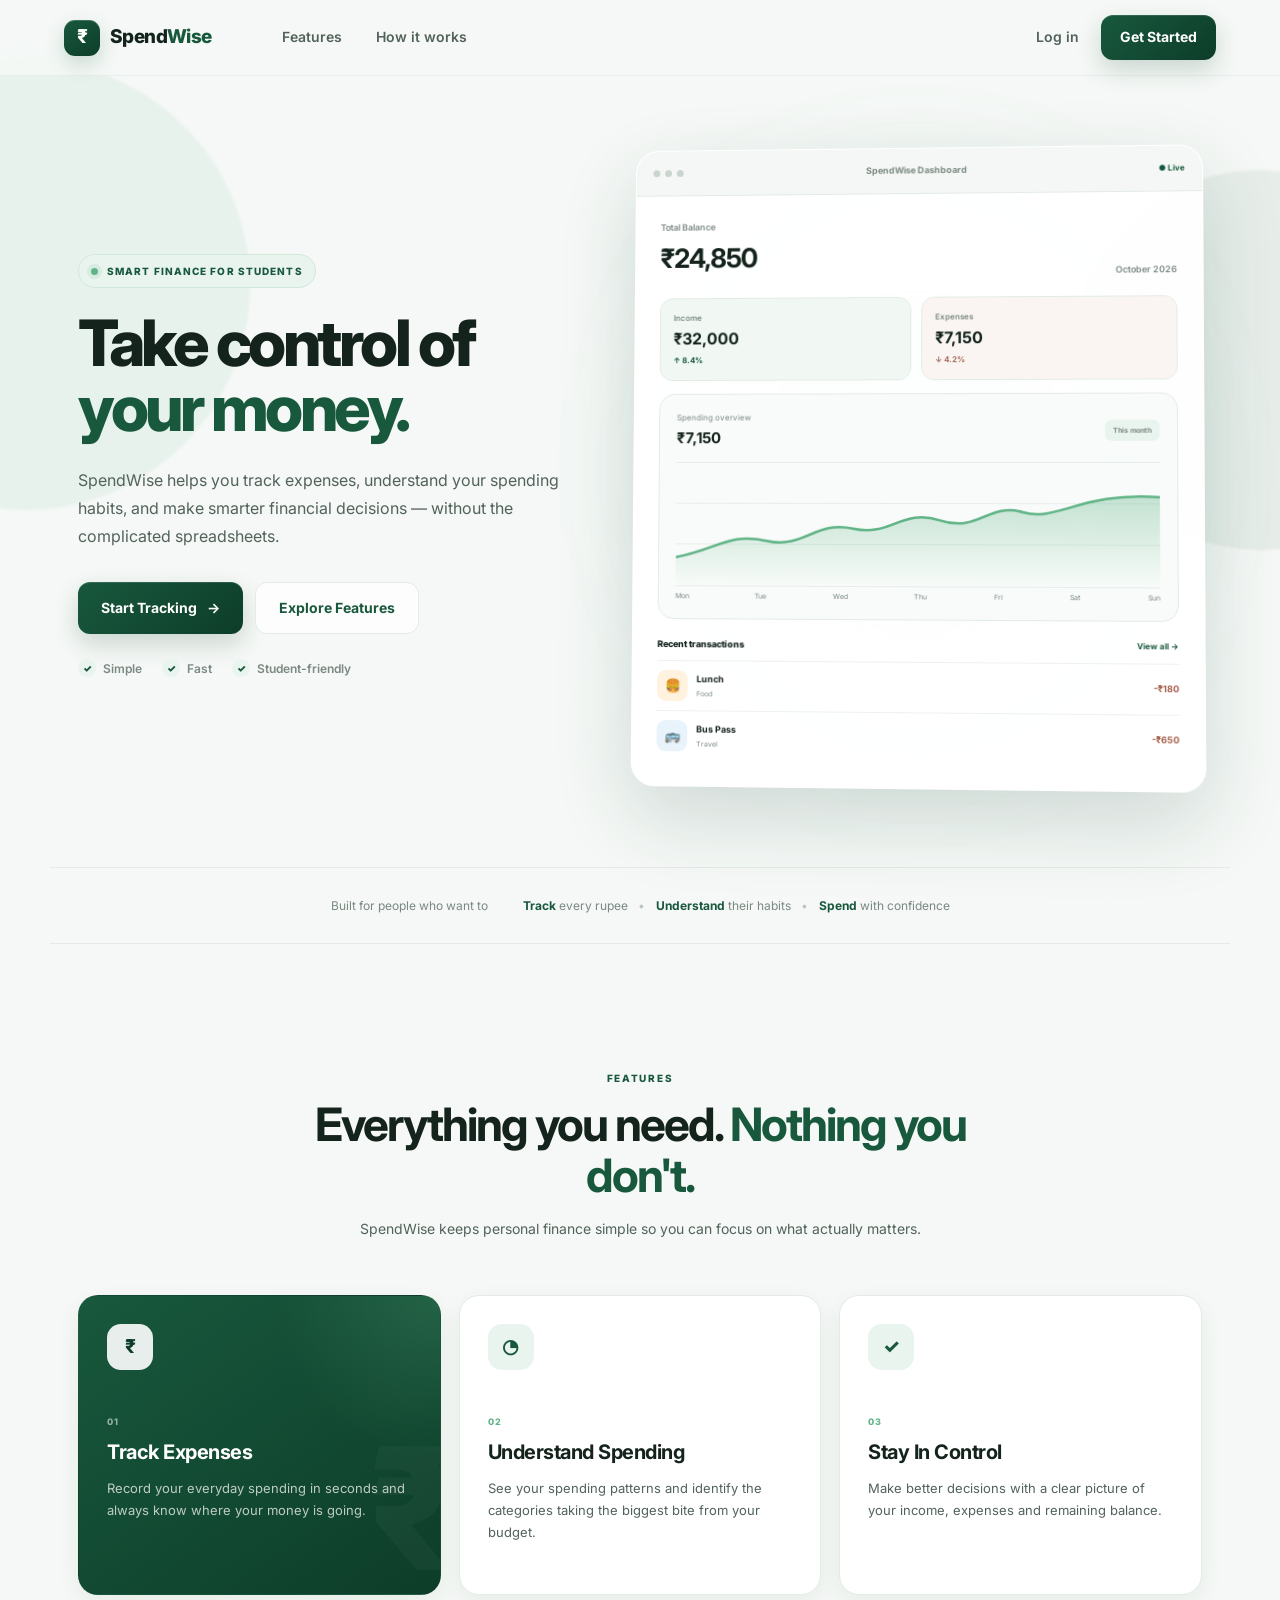
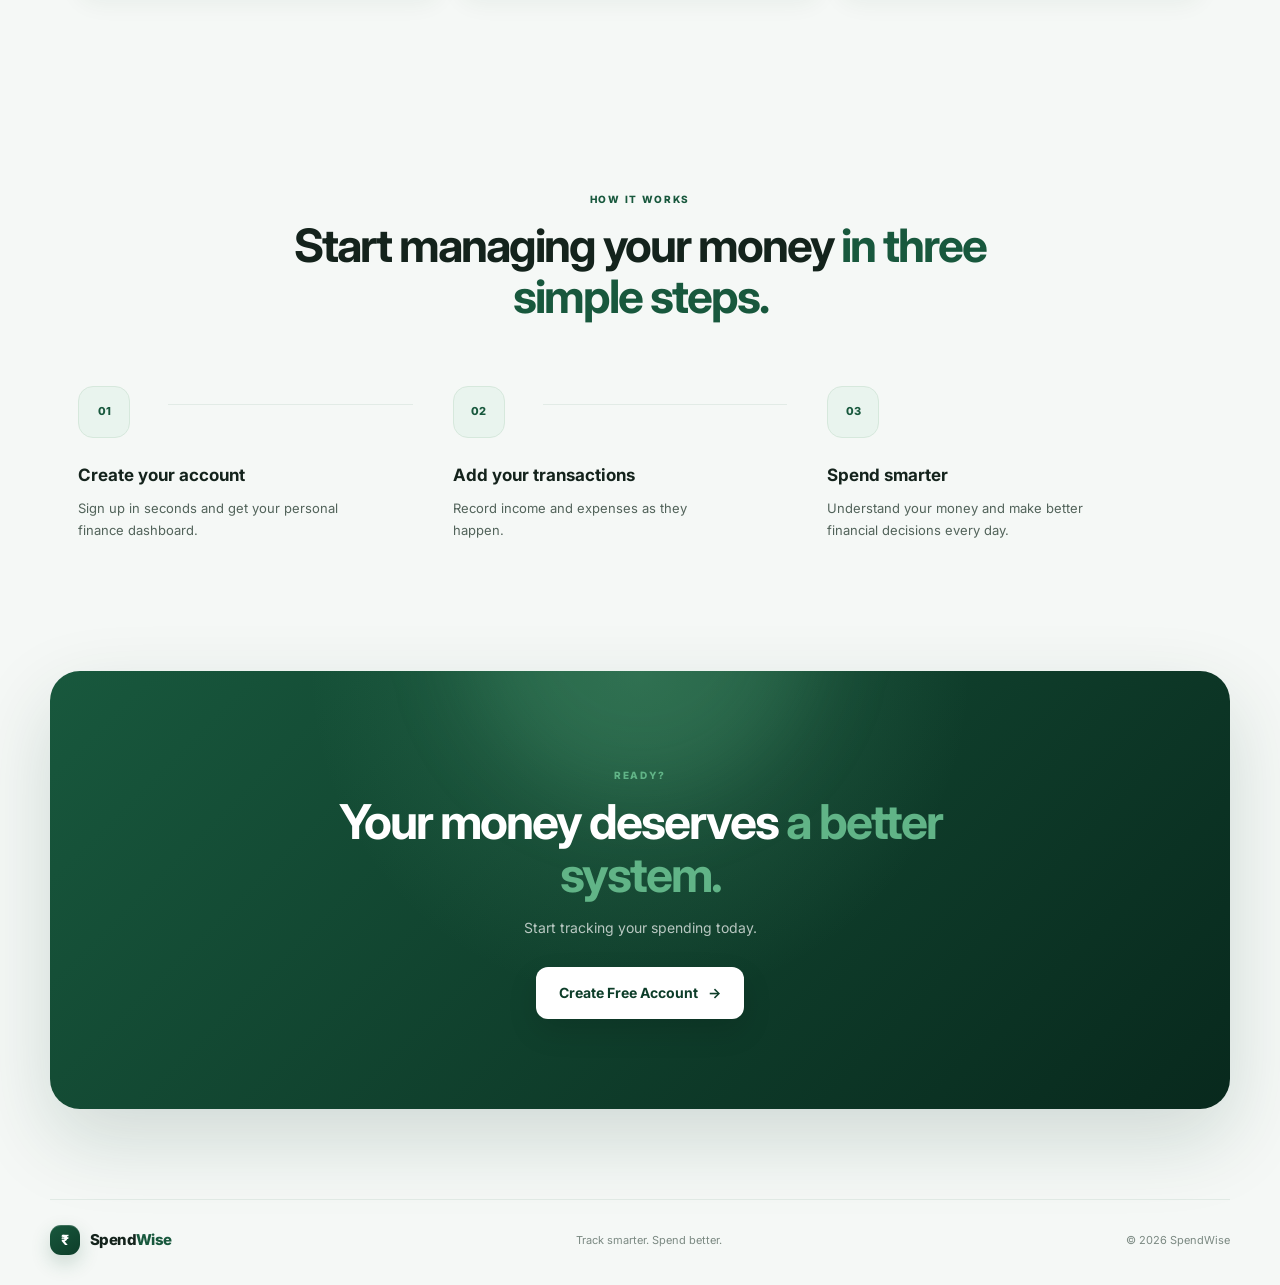
<file: index.html>
<!DOCTYPE html>
<html lang="en">
<head>
    <meta charset="UTF-8">
    <meta name="viewport" content="width=device-width, initial-scale=1.0">

    <title>SpendWise | Track Smarter. Spend Better.</title>

    <meta
        name="description"
        content="SpendWise is a simple, smart and student-friendly personal finance tracker."
    >

    <link rel="preconnect" href="https://fonts.googleapis.com">
    <link rel="preconnect" href="https://fonts.gstatic.com" crossorigin>
    <link
        href="https://fonts.googleapis.com/css2?family=Inter:wght@400;500;600;700;800&display=swap"
        rel="stylesheet"
    >

    <link rel="stylesheet" href="css/landing.css">
</head>

<body>

    <!-- ================= NAVBAR ================= -->

    <header class="navbar" id="navbar">

        <a href="index.html" class="brand">
            <span class="brand-icon">₹</span>
            <span class="brand-name">Spend<span>Wise</span></span>
        </a>

        <nav class="nav-links">
            <a href="#features">Features</a>
            <a href="#how-it-works">How it works</a>
        </nav>

        <div class="nav-actions">
            <a href="pages/login.html" class="nav-login">Log in</a>
            <a href="pages/signup.html" class="btn btn-primary nav-cta">
                Get Started
            </a>
        </div>

        <button class="mobile-menu-btn" id="mobileMenuBtn" aria-label="Open menu">
            <span></span>
            <span></span>
            <span></span>
        </button>

    </header>


    <!-- ================= MOBILE MENU ================= -->

    <div class="mobile-menu" id="mobileMenu">

        <a href="#features">Features</a>
        <a href="#how-it-works">How it works</a>

        <div class="mobile-menu-divider"></div>

        <a href="pages/login.html">Log in</a>

        <a href="pages/signup.html" class="btn btn-primary">
            Get Started
        </a>

    </div>


    <!-- ================= HERO ================= -->

    <main>

        <section class="hero">

            <div class="hero-glow hero-glow-one"></div>
            <div class="hero-glow hero-glow-two"></div>

            <div class="hero-content">

                <div class="hero-badge">
                    <span class="status-dot"></span>
                    SMART FINANCE FOR STUDENTS
                </div>

                <h1>
                    Take control of
                    <span>your money.</span>
                </h1>

                <p class="hero-description">
                    SpendWise helps you track expenses, understand your
                    spending habits, and make smarter financial decisions —
                    without the complicated spreadsheets.
                </p>

                <div class="hero-actions">

                    <a href="pages/signup.html" class="btn btn-primary btn-large">
                        Start Tracking
                        <span>→</span>
                    </a>

                    <a href="#features" class="btn btn-secondary btn-large">
                        Explore Features
                    </a>

                </div>

                <div class="hero-points">

                    <div>
                        <span class="check">✓</span>
                        Simple
                    </div>

                    <div>
                        <span class="check">✓</span>
                        Fast
                    </div>

                    <div>
                        <span class="check">✓</span>
                        Student-friendly
                    </div>

                </div>

            </div>


            <!-- ================= DASHBOARD PREVIEW ================= -->

            <div class="hero-preview">

                <div class="preview-glow"></div>

                <div class="dashboard-window">

                    <div class="window-topbar">

                        <div class="window-dots">
                            <span></span>
                            <span></span>
                            <span></span>
                        </div>

                        <span class="window-title">SpendWise Dashboard</span>

                        <span class="window-status">
                            ● Live
                        </span>

                    </div>


                    <div class="preview-content">

                        <div class="preview-header">

                            <div>
                                <span class="preview-small">
                                    Total Balance
                                </span>

                                <strong>₹24,850</strong>
                            </div>

                            <div class="preview-date">
                                October 2026
                            </div>

                        </div>


                        <div class="preview-stats">

                            <div class="preview-stat income">
                                <span>Income</span>
                                <strong>₹32,000</strong>
                                <small>↑ 8.4%</small>
                            </div>

                            <div class="preview-stat expense">
                                <span>Expenses</span>
                                <strong>₹7,150</strong>
                                <small>↓ 4.2%</small>
                            </div>

                        </div>


                        <div class="preview-chart-card">

                            <div class="chart-heading">
                                <div>
                                    <span>Spending overview</span>
                                    <strong>₹7,150</strong>
                                </div>

                                <span class="chart-period">This month</span>
                            </div>

                            <div class="chart">

                                <div class="chart-grid">
                                    <span></span>
                                    <span></span>
                                    <span></span>
                                    <span></span>
                                </div>

                                <svg
                                    viewBox="0 0 500 150"
                                    preserveAspectRatio="none"
                                    class="chart-svg"
                                >
                                    <defs>
                                        <linearGradient
                                            id="chartGradient"
                                            x1="0"
                                            y1="0"
                                            x2="0"
                                            y2="1"
                                        >
                                            <stop
                                                offset="0%"
                                                stop-color="#61b487"
                                                stop-opacity=".35"
                                            />
                                            <stop
                                                offset="100%"
                                                stop-color="#61b487"
                                                stop-opacity="0"
                                            />
                                        </linearGradient>
                                    </defs>

                                    <path
                                        d="M0 115
                                           C45 105, 55 85, 95 95
                                           S145 70, 185 80
                                           S235 55, 275 70
                                           S325 48, 360 60
                                           S420 35, 500 42
                                           L500 150
                                           L0 150 Z"
                                        fill="url(#chartGradient)"
                                    />

                                    <path
                                        d="M0 115
                                           C45 105, 55 85, 95 95
                                           S145 70, 185 80
                                           S235 55, 275 70
                                           S325 48, 360 60
                                           S420 35, 500 42"
                                        fill="none"
                                        stroke="#61b487"
                                        stroke-width="3"
                                    />
                                </svg>

                            </div>

                            <div class="chart-labels">
                                <span>Mon</span>
                                <span>Tue</span>
                                <span>Wed</span>
                                <span>Thu</span>
                                <span>Fri</span>
                                <span>Sat</span>
                                <span>Sun</span>
                            </div>

                        </div>


                        <div class="preview-bottom">

                            <div class="recent-heading">
                                <span>Recent transactions</span>
                                <span>View all →</span>
                            </div>

                            <div class="preview-transaction">

                                <div class="transaction-left">

                                    <div class="transaction-icon food">
                                        🍔
                                    </div>

                                    <div>
                                        <strong>Lunch</strong>
                                        <span>Food</span>
                                    </div>

                                </div>

                                <strong class="amount expense-amount">
                                    -₹180
                                </strong>

                            </div>


                            <div class="preview-transaction">

                                <div class="transaction-left">

                                    <div class="transaction-icon travel">
                                        🚌
                                    </div>

                                    <div>
                                        <strong>Bus Pass</strong>
                                        <span>Travel</span>
                                    </div>

                                </div>

                                <strong class="amount expense-amount">
                                    -₹650
                                </strong>

                            </div>

                        </div>

                    </div>

                </div>

            </div>

        </section>


        <!-- ================= TRUST STRIP ================= -->

        <section class="trust-strip">

            <p>Built for people who want to</p>

            <div class="trust-items">

                <span>
                    <strong>Track</strong> every rupee
                </span>

                <span>
                    <strong>Understand</strong> their habits
                </span>

                <span>
                    <strong>Spend</strong> with confidence
                </span>

            </div>

        </section>


        <!-- ================= FEATURES ================= -->

        <section class="section" id="features">

            <div class="section-heading">

                <span class="section-label">
                    FEATURES
                </span>

                <h2>
                    Everything you need.
                    <span>Nothing you don't.</span>
                </h2>

                <p>
                    SpendWise keeps personal finance simple so you can focus
                    on what actually matters.
                </p>

            </div>


            <div class="feature-grid">

                <article class="feature-card featured">

                    <div class="feature-icon">
                        ₹
                    </div>

                    <div class="feature-content">

                        <span class="feature-number">01</span>

                        <h3>Track Expenses</h3>

                        <p>
                            Record your everyday spending in seconds and
                            always know where your money is going.
                        </p>

                    </div>

                    <div class="feature-decoration">
                        ₹
                    </div>

                </article>


                <article class="feature-card">

                    <div class="feature-icon">
                        ◔
                    </div>

                    <div class="feature-content">

                        <span class="feature-number">02</span>

                        <h3>Understand Spending</h3>

                        <p>
                            See your spending patterns and identify the
                            categories taking the biggest bite from your budget.
                        </p>

                    </div>

                </article>


                <article class="feature-card">

                    <div class="feature-icon">
                        ✓
                    </div>

                    <div class="feature-content">

                        <span class="feature-number">03</span>

                        <h3>Stay In Control</h3>

                        <p>
                            Make better decisions with a clear picture of your
                            income, expenses and remaining balance.
                        </p>

                    </div>

                </article>

            </div>

        </section>


        <!-- ================= HOW IT WORKS ================= -->

        <section class="section how-section" id="how-it-works">

            <div class="section-heading">

                <span class="section-label">
                    HOW IT WORKS
                </span>

                <h2>
                    Start managing your money
                    <span>in three simple steps.</span>
                </h2>

            </div>


            <div class="steps">

                <div class="step">

                    <div class="step-number">
                        01
                    </div>

                    <div class="step-line"></div>

                    <h3>Create your account</h3>

                    <p>
                        Sign up in seconds and get your personal
                        finance dashboard.
                    </p>

                </div>


                <div class="step">

                    <div class="step-number">
                        02
                    </div>

                    <div class="step-line"></div>

                    <h3>Add your transactions</h3>

                    <p>
                        Record income and expenses as they happen.
                    </p>

                </div>


                <div class="step">

                    <div class="step-number">
                        03
                    </div>

                    <h3>Spend smarter</h3>

                    <p>
                        Understand your money and make better financial
                        decisions every day.
                    </p>

                </div>

            </div>

        </section>


        <!-- ================= CTA ================= -->

        <section class="cta-section">

            <div class="cta-glow"></div>

            <div class="cta-content">

                <span class="section-label">
                    READY?
                </span>

                <h2>
                    Your money deserves
                    <span>a better system.</span>
                </h2>

                <p>
                    Start tracking your spending today.
                </p>

                <a href="pages/signup.html" class="btn btn-light btn-large">
                    Create Free Account
                    <span>→</span>
                </a>

            </div>

        </section>

    </main>


    <!-- ================= FOOTER ================= -->

    <footer>

        <div class="footer-inner">

            <a href="index.html" class="brand footer-brand">
                <span class="brand-icon">₹</span>
                <span class="brand-name">Spend<span>Wise</span></span>
            </a>

            <p>
                Track smarter. Spend better.
            </p>

            <span class="footer-copy">
                © 2026 SpendWise
            </span>

        </div>

    </footer>


    <script src="js/landing.js"></script>

</body>
</html>
</file>
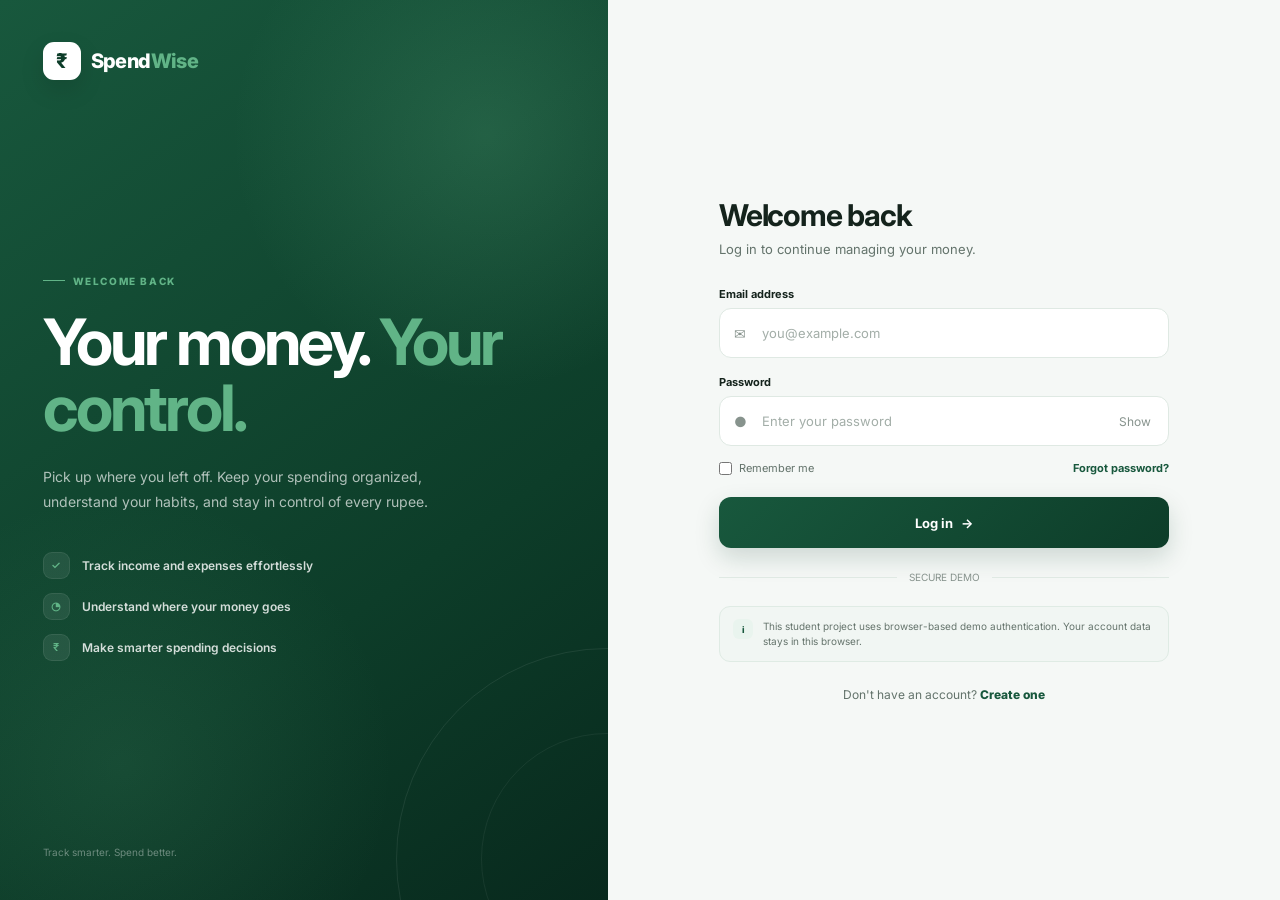
<file: pages/dashboard.html>
<!DOCTYPE html>
<html lang="en">

<head>

    <meta charset="UTF-8">

    <meta
        name="viewport"
        content="width=device-width, initial-scale=1.0"
    >

    <title>Dashboard | SpendWise</title>

    <link
        rel="preconnect"
        href="https://fonts.googleapis.com"
    >

    <link
        rel="preconnect"
        href="https://fonts.gstatic.com"
        crossorigin
    >

    <link
        href="https://fonts.googleapis.com/css2?family=Inter:wght@400;500;600;700;800&display=swap"
        rel="stylesheet"
    >

    <link
        rel="stylesheet"
        href="../css/dashboard.css"
    >

</head>


<body>

<div class="app-shell">


    <!-- =====================================================
         SIDEBAR
         ===================================================== -->

    <aside class="sidebar" id="sidebar">

        <div class="sidebar-top">


            <!-- Brand -->

            <a href="../index.html" class="dashboard-brand">

                <span class="brand-icon">₹</span>

                <span class="brand-name">
                    Spend<span>Wise</span>
                </span>

            </a>


            <!-- Navigation -->

            <nav class="sidebar-nav">

                <a
                    href="#"
                    class="nav-item active"
                    data-section="dashboard"
                >

                    <span class="nav-icon">⌂</span>

                    <span>Dashboard</span>

                </a>


                <a
                    href="#transactions"
                    class="nav-item"
                    data-section="transactions"
                >

                    <span class="nav-icon">≡</span>

                    <span>Transactions</span>

                </a>


                <a
                    href="#analytics"
                    class="nav-item"
                    data-section="analytics"
                >

                    <span class="nav-icon">◔</span>

                    <span>Analytics</span>

                </a>

            </nav>

        </div>


        <div class="sidebar-bottom">


            <!-- Theme -->

            <button
                class="sidebar-action"
                id="themeToggle"
            >

                <span class="action-icon" id="themeIcon">
                    ☾
                </span>

                <span id="themeText">
                    Dark mode
                </span>

            </button>


            <!-- Logout -->

            <button
                class="sidebar-action logout-action"
                id="logoutBtn"
            >

                <span class="action-icon">
                    ↪
                </span>

                <span>
                    Log out
                </span>

            </button>


            <!-- User -->

            <div class="sidebar-user">

                <div class="user-avatar" id="userAvatar">
                    M
                </div>

                <div class="user-details">

                    <strong id="sidebarUserName">
                        User
                    </strong>

                    <span id="sidebarUserEmail">
                        user@example.com
                    </span>

                </div>

            </div>

        </div>

    </aside>


    <!-- =====================================================
         MAIN
         ===================================================== -->

    <main class="main-content">


        <!-- Mobile Header -->

        <header class="mobile-header">

            <a href="../index.html" class="dashboard-brand">

                <span class="brand-icon">₹</span>

                <span class="brand-name">
                    Spend<span>Wise</span>
                </span>

            </a>


            <button
                class="mobile-menu-toggle"
                id="mobileMenuToggle"
                aria-label="Open menu"
            >
                ☰
            </button>

        </header>


        <!-- Page -->

        <div class="dashboard-container">


            <!-- =================================================
                 TOP BAR
                 ================================================= -->

            <div class="topbar">

                <div>

                    <span class="page-label">
                        OVERVIEW
                    </span>

                    <h1 id="greeting">
                        Good evening 👋
                    </h1>

                    <p>
                        Here's what's happening with your money.
                    </p>

                </div>


                <button
                    class="add-transaction-btn"
                    id="openModalBtn"
                >

                    <span>+</span>

                    Add transaction

                </button>

            </div>


            <!-- =================================================
                 STAT CARDS
                 ================================================= -->

            <section class="stats-grid">


                <!-- Balance -->

                <article class="stat-card balance-card">

                    <div class="stat-card-top">

                        <div>

                            <span class="stat-label">
                                TOTAL BALANCE
                            </span>

                            <strong
                                class="stat-value"
                                id="balanceAmount"
                            >
                                ₹0
                            </strong>

                        </div>

                        <div class="stat-icon balance-icon">
                            ₹
                        </div>

                    </div>


                    <div class="stat-bottom">

                        <span id="balanceStatus">
                            Available balance
                        </span>

                        <span class="stat-arrow">
                            →
                        </span>

                    </div>

                </article>


                <!-- Income -->

                <article class="stat-card">

                    <div class="stat-card-top">

                        <div>

                            <span class="stat-label">
                                TOTAL INCOME
                            </span>

                            <strong
                                class="stat-value"
                                id="incomeAmount"
                            >
                                ₹0
                            </strong>

                        </div>

                        <div class="stat-icon income-icon">
                            ↑
                        </div>

                    </div>


                    <div class="stat-bottom positive">
                        Money coming in
                    </div>

                </article>


                <!-- Expenses -->

                <article class="stat-card">

                    <div class="stat-card-top">

                        <div>

                            <span class="stat-label">
                                TOTAL EXPENSES
                            </span>

                            <strong
                                class="stat-value"
                                id="expenseAmount"
                            >
                                ₹0
                            </strong>

                        </div>

                        <div class="stat-icon expense-icon">
                            ↓
                        </div>

                    </div>


                    <div class="stat-bottom negative">
                        Money going out
                    </div>

                </article>


                <!-- Transactions -->

                <article class="stat-card">

                    <div class="stat-card-top">

                        <div>

                            <span class="stat-label">
                                TRANSACTIONS
                            </span>

                            <strong
                                class="stat-value"
                                id="transactionCount"
                            >
                                0
                            </strong>

                        </div>

                        <div class="stat-icon transaction-icon">
                            ≡
                        </div>

                    </div>


                    <div class="stat-bottom">
                        All activity
                    </div>

                </article>

            </section>


            <!-- =================================================
                 ANALYTICS ROW
                 ================================================= -->

            <section class="analytics-grid" id="analytics">


                <!-- Spending Chart -->

                <article class="dashboard-card chart-card">

                    <div class="card-header">

                        <div>

                            <span class="card-label">
                                SPENDING OVERVIEW
                            </span>

                            <h2>
                                Your spending
                            </h2>

                        </div>

                        <select id="chartPeriod">

                            <option value="all">
                                This time
                            </option>

                            <option value="month">
                                This month
                            </option>

                        </select>

                    </div>


                    <div class="chart-wrapper">

                        <div class="y-axis">

                            <span>₹5k</span>
                            <span>₹4k</span>
                            <span>₹3k</span>
                            <span>₹2k</span>
                            <span>₹1k</span>
                            <span>₹0</span>

                        </div>


                        <div class="chart-area">

                            <div class="chart-grid-lines">

                                <span></span>
                                <span></span>
                                <span></span>
                                <span></span>
                                <span></span>
                                <span></span>

                            </div>


                            <div
                                class="bars"
                                id="chartBars"
                            ></div>


                            <div class="x-axis">

                                <span>Jan</span>
                                <span>Feb</span>
                                <span>Mar</span>
                                <span>Apr</span>
                                <span>May</span>
                                <span>Jun</span>
                                <span>Jul</span>
                                <span>Aug</span>
                                <span>Sep</span>
                                <span>Oct</span>
                                <span>Nov</span>
                                <span>Dec</span>

                            </div>

                        </div>

                    </div>

                </article>


                <!-- Categories -->

                <article class="dashboard-card category-card">

                    <div class="card-header">

                        <div>

                            <span class="card-label">
                                BREAKDOWN
                            </span>

                            <h2>
                                Categories
                            </h2>

                        </div>

                    </div>


                    <div
                        class="category-list"
                        id="categoryList"
                    >

                        <!-- JS -->

                    </div>


                    <div
                        class="empty-category"
                        id="emptyCategory"
                    >

                        <div>◔</div>

                        <p>
                            Add expenses to see your
                            spending breakdown.
                        </p>

                    </div>

                </article>

            </section>


            <!-- =================================================
                 TRANSACTIONS
                 ================================================= -->

            <section
                class="dashboard-card transactions-card"
                id="transactions"
            >

                <div class="transactions-header">

                    <div>

                        <span class="card-label">
                            ACTIVITY
                        </span>

                        <h2>
                            Recent transactions
                        </h2>

                    </div>


                    <div class="transaction-tools">

                        <div class="search-box">

                            <span>⌕</span>

                            <input
                                type="text"
                                id="transactionSearch"
                                placeholder="Search..."
                            >

                        </div>


                        <select id="categoryFilter">

                            <option value="all">
                                All categories
                            </option>

                            <option value="Food">
                                Food
                            </option>

                            <option value="Travel">
                                Travel
                            </option>

                            <option value="Education">
                                Education
                            </option>

                            <option value="Shopping">
                                Shopping
                            </option>

                            <option value="Entertainment">
                                Entertainment
                            </option>

                            <option value="Other">
                                Other
                            </option>

                        </select>

                    </div>

                </div>


                <div
                    class="transaction-list"
                    id="transactionList"
                >

                    <!-- JS -->

                </div>


                <div
                    class="empty-state"
                    id="emptyState"
                >

                    <div class="empty-icon">
                        ₹
                    </div>

                    <h3>
                        No transactions yet
                    </h3>

                    <p>
                        Add your first transaction to start
                        tracking your money.
                    </p>

                    <button
                        class="empty-add-btn"
                        id="emptyAddBtn"
                    >
                        + Add transaction
                    </button>

                </div>

            </section>


            <!-- =================================================
                 FOOTER
                 ================================================= -->

            <footer class="dashboard-footer">

                <span>
                    SpendWise
                </span>

                <span>
                    Track smarter. Spend better.
                </span>

                <span>
                    © 2026
                </span>

            </footer>

        </div>

    </main>

</div>


<!-- =========================================================
     MOBILE OVERLAY
     ========================================================= -->

<div
    class="sidebar-overlay"
    id="sidebarOverlay"
></div>


<!-- =========================================================
     ADD TRANSACTION MODAL
     ========================================================= -->

<div
    class="modal-overlay"
    id="transactionModal"
>

    <div
        class="transaction-modal"
        role="dialog"
        aria-modal="true"
    >

        <div class="modal-header">

            <div>

                <span class="card-label">
                    NEW ACTIVITY
                </span>

                <h2>
                    Add transaction
                </h2>

            </div>

            <button
                class="modal-close"
                id="closeModalBtn"
                aria-label="Close"
            >
                ×
            </button>

        </div>


        <form id="transactionForm">


            <div class="transaction-type">

                <label class="type-option">

                    <input
                        type="radio"
                        name="transactionType"
                        value="expense"
                        checked
                    >

                    <span>
                        Expense
                    </span>

                </label>


                <label class="type-option">

                    <input
                        type="radio"
                        name="transactionType"
                        value="income"
                    >

                    <span>
                        Income
                    </span>

                </label>

            </div>


            <div class="modal-form-grid">


                <div class="modal-form-group full">

                    <label for="transactionTitle">
                        Description
                    </label>

                    <input
                        type="text"
                        id="transactionTitle"
                        placeholder="e.g. Lunch at college"
                        required
                    >

                </div>


                <div class="modal-form-group">

                    <label for="transactionAmount">
                        Amount
                    </label>

                    <div class="amount-input">

                        <span>₹</span>

                        <input
                            type="number"
                            id="transactionAmount"
                            placeholder="0"
                            min="1"
                            step="0.01"
                            required
                        >

                    </div>

                </div>


                <div class="modal-form-group">

                    <label for="transactionCategory">
                        Category
                    </label>

                    <select id="transactionCategory">

                        <option value="Food">
                            🍔 Food
                        </option>

                        <option value="Travel">
                            🚌 Travel
                        </option>

                        <option value="Education">
                            📚 Education
                        </option>

                        <option value="Shopping">
                            🛍️ Shopping
                        </option>

                        <option value="Entertainment">
                            🎮 Entertainment
                        </option>

                        <option value="Other">
                            • Other
                        </option>

                    </select>

                </div>


                <div class="modal-form-group full">

                    <label for="transactionDate">
                        Date
                    </label>

                    <input
                        type="date"
                        id="transactionDate"
                        required
                    >

                </div>

            </div>


            <div class="modal-actions">

                <button
                    type="button"
                    class="cancel-btn"
                    id="cancelModalBtn"
                >
                    Cancel
                </button>

                <button
                    type="submit"
                    class="save-btn"
                >
                    Save transaction
                </button>

            </div>

        </form>

    </div>

</div>


<script src="../js/dashboard.js"></script>

</body>
</html>
</file>
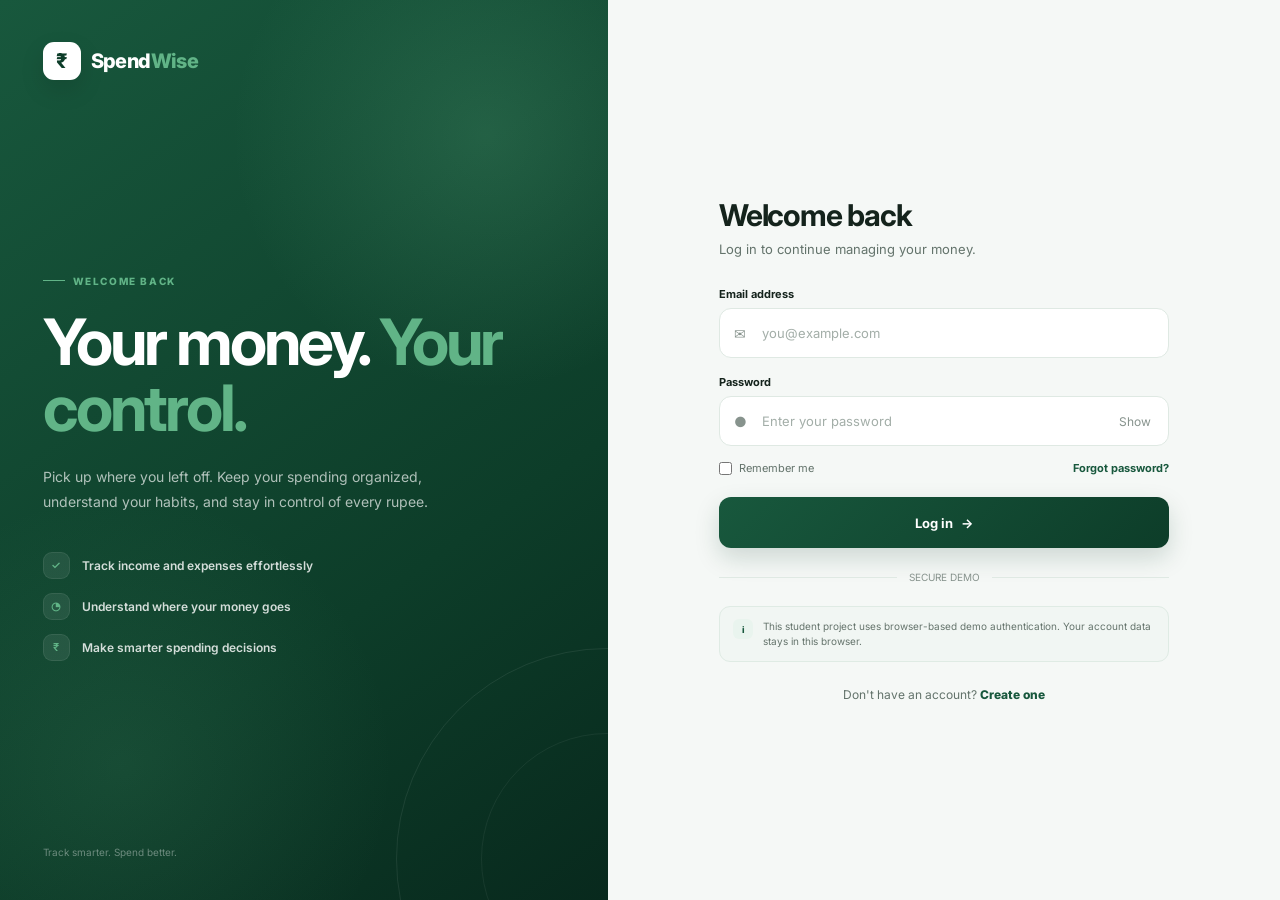
<file: pages/login.html>
<!DOCTYPE html>
<html lang="en">

<head>

    <meta charset="UTF-8">

    <meta
        name="viewport"
        content="width=device-width, initial-scale=1.0"
    >

    <title>Log in | SpendWise</title>

    <link
        rel="preconnect"
        href="https://fonts.googleapis.com"
    >

    <link
        rel="preconnect"
        href="https://fonts.gstatic.com"
        crossorigin
    >

    <link
        href="https://fonts.googleapis.com/css2?family=Inter:wght@400;500;600;700;800&display=swap"
        rel="stylesheet"
    >

    <link rel="stylesheet" href="../css/auth.css">

</head>

<body>

<div class="auth-page">


    <!-- ================= BRAND PANEL ================= -->

    <section class="auth-brand">

        <a href="../index.html" class="auth-brand-logo">

            <span class="auth-brand-icon">₹</span>

            <span>
                Spend<span>Wise</span>
            </span>

        </a>


        <div class="auth-brand-content">

            <div class="auth-eyebrow">
                WELCOME BACK
            </div>

            <h1>
                Your money.
                <span>Your control.</span>
            </h1>

            <p class="auth-brand-description">
                Pick up where you left off. Keep your spending organized,
                understand your habits, and stay in control of every rupee.
            </p>


            <div class="auth-benefits">

                <div class="auth-benefit">
                    <span class="auth-benefit-icon">✓</span>
                    Track income and expenses effortlessly
                </div>

                <div class="auth-benefit">
                    <span class="auth-benefit-icon">◔</span>
                    Understand where your money goes
                </div>

                <div class="auth-benefit">
                    <span class="auth-benefit-icon">₹</span>
                    Make smarter spending decisions
                </div>

            </div>

        </div>


        <div class="auth-brand-footer">
            Track smarter. Spend better.
        </div>

    </section>


    <!-- ================= FORM ================= -->

    <section class="auth-form-side">

        <div class="auth-container">


            <div class="mobile-auth-brand">

                <a href="../index.html" class="auth-brand-logo">

                    <span class="auth-brand-icon">₹</span>

                    <span>
                        Spend<span>Wise</span>
                    </span>

                </a>

            </div>


            <div class="auth-header">

                <h2>Welcome back</h2>

                <p>
                    Log in to continue managing your money.
                </p>

            </div>


            <form class="auth-form" id="loginForm">


                <div class="form-group">

                    <label for="loginEmail">
                        Email address
                    </label>

                    <div class="input-wrapper">

                        <span class="input-icon">✉</span>

                        <input
                            class="form-input"
                            type="email"
                            id="loginEmail"
                            placeholder="you@example.com"
                            autocomplete="email"
                            required
                        >

                    </div>

                </div>


                <div class="form-group">

                    <label for="loginPassword">
                        Password
                    </label>

                    <div class="input-wrapper">

                        <span class="input-icon">●</span>

                        <input
                            class="form-input"
                            type="password"
                            id="loginPassword"
                            placeholder="Enter your password"
                            autocomplete="current-password"
                            required
                        >

                        <button
                            type="button"
                            class="password-toggle"
                            data-target="loginPassword"
                        >
                            Show
                        </button>

                    </div>

                </div>


                <div class="form-options">

                    <label class="checkbox-label">

                        <input
                            type="checkbox"
                            id="rememberMe"
                        >

                        Remember me

                    </label>

                    <a href="#" class="forgot-link">
                        Forgot password?
                    </a>

                </div>


                <div class="form-error" id="loginError"></div>


                <button type="submit" class="auth-submit">
                    Log in
                    <span>→</span>
                </button>

            </form>


            <div class="auth-divider">
                SECURE DEMO
            </div>


            <div class="demo-notice">

                <span class="demo-notice-icon">i</span>

                <span>
                    This student project uses browser-based demo
                    authentication. Your account data stays in this browser.
                </span>

            </div>


            <div class="auth-switch">

                Don't have an account?

                <a href="signup.html">
                    Create one
                </a>

            </div>

        </div>

    </section>

</div>


<script src="../js/auth.js"></script>

</body>
</html>
</file>
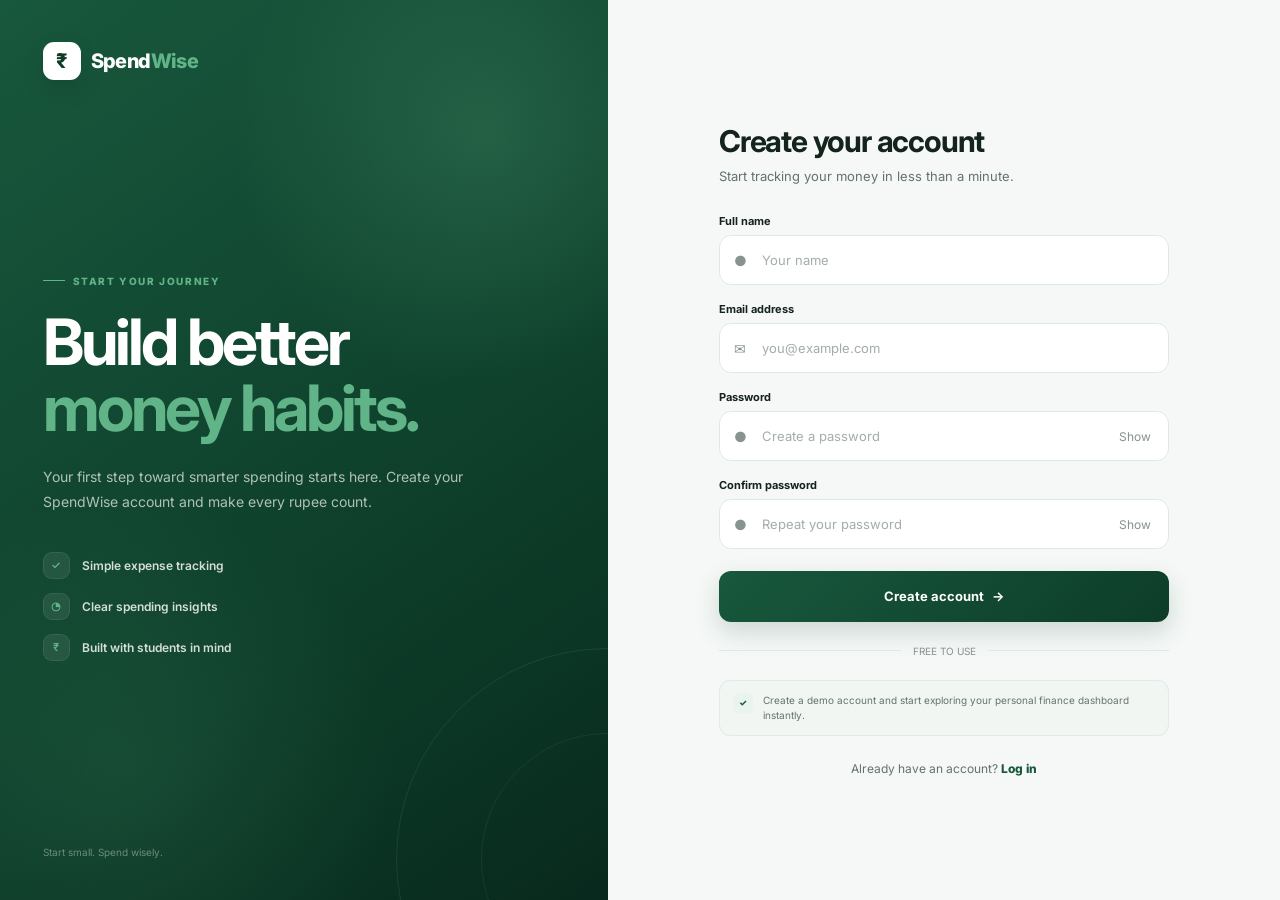
<file: pages/signup.html>
<!DOCTYPE html>
<html lang="en">

<head>

    <meta charset="UTF-8">

    <meta
        name="viewport"
        content="width=device-width, initial-scale=1.0"
    >

    <title>Create account | SpendWise</title>

    <link
        rel="preconnect"
        href="https://fonts.googleapis.com"
    >

    <link
        rel="preconnect"
        href="https://fonts.gstatic.com"
        crossorigin
    >

    <link
        href="https://fonts.googleapis.com/css2?family=Inter:wght@400;500;600;700;800&display=swap"
        rel="stylesheet"
    >

    <link rel="stylesheet" href="../css/auth.css">

</head>

<body>

<div class="auth-page">


    <!-- ================= BRAND PANEL ================= -->

    <section class="auth-brand">

        <a href="../index.html" class="auth-brand-logo">

            <span class="auth-brand-icon">₹</span>

            <span>
                Spend<span>Wise</span>
            </span>

        </a>


        <div class="auth-brand-content">

            <div class="auth-eyebrow">
                START YOUR JOURNEY
            </div>

            <h1>
                Build better
                <span>money habits.</span>
            </h1>

            <p class="auth-brand-description">
                Your first step toward smarter spending starts here.
                Create your SpendWise account and make every rupee count.
            </p>


            <div class="auth-benefits">

                <div class="auth-benefit">
                    <span class="auth-benefit-icon">✓</span>
                    Simple expense tracking
                </div>

                <div class="auth-benefit">
                    <span class="auth-benefit-icon">◔</span>
                    Clear spending insights
                </div>

                <div class="auth-benefit">
                    <span class="auth-benefit-icon">₹</span>
                    Built with students in mind
                </div>

            </div>

        </div>


        <div class="auth-brand-footer">
            Start small. Spend wisely.
        </div>

    </section>


    <!-- ================= FORM ================= -->

    <section class="auth-form-side">

        <div class="auth-container">


            <div class="mobile-auth-brand">

                <a href="../index.html" class="auth-brand-logo">

                    <span class="auth-brand-icon">₹</span>

                    <span>
                        Spend<span>Wise</span>
                    </span>

                </a>

            </div>


            <div class="auth-header">

                <h2>Create your account</h2>

                <p>
                    Start tracking your money in less than a minute.
                </p>

            </div>


            <form class="auth-form" id="signupForm">


                <div class="form-group">

                    <label for="signupName">
                        Full name
                    </label>

                    <div class="input-wrapper">

                        <span class="input-icon">●</span>

                        <input
                            class="form-input"
                            type="text"
                            id="signupName"
                            placeholder="Your name"
                            autocomplete="name"
                            required
                        >

                    </div>

                </div>


                <div class="form-group">

                    <label for="signupEmail">
                        Email address
                    </label>

                    <div class="input-wrapper">

                        <span class="input-icon">✉</span>

                        <input
                            class="form-input"
                            type="email"
                            id="signupEmail"
                            placeholder="you@example.com"
                            autocomplete="email"
                            required
                        >

                    </div>

                </div>


                <div class="form-group">

                    <label for="signupPassword">
                        Password
                    </label>

                    <div class="input-wrapper">

                        <span class="input-icon">●</span>

                        <input
                            class="form-input"
                            type="password"
                            id="signupPassword"
                            placeholder="Create a password"
                            autocomplete="new-password"
                            minlength="6"
                            required
                        >

                        <button
                            type="button"
                            class="password-toggle"
                            data-target="signupPassword"
                        >
                            Show
                        </button>

                    </div>

                </div>


                <div class="form-group">

                    <label for="signupConfirmPassword">
                        Confirm password
                    </label>

                    <div class="input-wrapper">

                        <span class="input-icon">●</span>

                        <input
                            class="form-input"
                            type="password"
                            id="signupConfirmPassword"
                            placeholder="Repeat your password"
                            autocomplete="new-password"
                            minlength="6"
                            required
                        >

                        <button
                            type="button"
                            class="password-toggle"
                            data-target="signupConfirmPassword"
                        >
                            Show
                        </button>

                    </div>

                </div>


                <div class="form-error" id="signupError"></div>

                <div class="form-success" id="signupSuccess"></div>


                <button type="submit" class="auth-submit">

                    Create account
                    <span>→</span>

                </button>

            </form>


            <div class="auth-divider">
                FREE TO USE
            </div>


            <div class="demo-notice">

                <span class="demo-notice-icon">✓</span>

                <span>
                    Create a demo account and start exploring your
                    personal finance dashboard instantly.
                </span>

            </div>


            <div class="auth-switch">

                Already have an account?

                <a href="login.html">
                    Log in
                </a>

            </div>

        </div>

    </section>

</div>


<script src="../js/auth.js"></script>

</body>
</html>
</file>
<file: css/landing.css>
/* =========================================================
   SPENDWISE — LANDING PAGE
   TrustCart-inspired forest green design
   ========================================================= */

:root {
    --green: #18583d;
    --green-dark: #0d3d29;
    --green-deep: #08291d;
    --green-light: #61b487;
    --green-soft: #e9f4ee;

    --background: #f5f8f6;
    --surface: #ffffff;
    --surface-soft: #f8fbf9;

    --text: #14231c;
    --text-secondary: #52635a;
    --text-muted: #7b8982;

    --border: #e2ebe6;

    --shadow-sm: 0 8px 25px rgba(13, 61, 41, 0.06);
    --shadow: 0 18px 50px rgba(13, 61, 41, 0.10);
    --shadow-lg: 0 30px 80px rgba(13, 61, 41, 0.16);

    --radius-sm: 12px;
    --radius: 20px;
    --radius-lg: 28px;

    --max-width: 1180px;
}


/* ================= RESET ================= */

* {
    margin: 0;
    padding: 0;
    box-sizing: border-box;
}

html {
    scroll-behavior: smooth;
}

body {
    min-height: 100vh;
    background: var(--background);
    color: var(--text);
    font-family: "Inter", sans-serif;
    line-height: 1.6;
    overflow-x: hidden;
}

a {
    color: inherit;
    text-decoration: none;
}

button {
    font: inherit;
}


/* ================= NAVBAR ================= */

.navbar {
    position: fixed;
    top: 0;
    left: 0;
    right: 0;
    z-index: 1000;

    width: 100%;
    height: 76px;

    display: flex;
    align-items: center;

    padding: 0 5%;

    background: rgba(245, 248, 246, 0.84);
    border-bottom: 1px solid rgba(226, 235, 230, 0.7);

    backdrop-filter: blur(18px);
    -webkit-backdrop-filter: blur(18px);

    transition: 0.3s ease;
}

.navbar.scrolled {
    box-shadow: var(--shadow-sm);
    background: rgba(255, 255, 255, 0.92);
}

.brand {
    display: inline-flex;
    align-items: center;
    gap: 10px;

    font-weight: 800;
    font-size: 19px;
    letter-spacing: -0.6px;
}

.brand-icon {
    width: 36px;
    height: 36px;

    display: grid;
    place-items: center;

    color: white;
    background: linear-gradient(
        145deg,
        var(--green),
        var(--green-dark)
    );

    border-radius: 11px;

    box-shadow:
        0 8px 20px rgba(24, 88, 61, 0.2),
        inset 0 1px 0 rgba(255,255,255,.18);
}

.brand-name span {
    color: var(--green);
}

.nav-links {
    display: flex;
    align-items: center;
    gap: 34px;

    margin-left: 70px;
}

.nav-links a {
    color: var(--text-secondary);
    font-size: 14px;
    font-weight: 600;

    transition: color 0.2s ease;
}

.nav-links a:hover {
    color: var(--green);
}

.nav-actions {
    display: flex;
    align-items: center;
    gap: 22px;
    margin-left: auto;
}

.nav-login {
    font-size: 14px;
    font-weight: 600;
    color: var(--text-secondary);
}

.nav-login:hover {
    color: var(--green);
}


/* ================= BUTTONS ================= */

.btn {
    display: inline-flex;
    align-items: center;
    justify-content: center;
    gap: 10px;

    border-radius: 12px;

    font-size: 14px;
    font-weight: 700;

    transition:
        transform .2s ease,
        box-shadow .2s ease,
        background .2s ease;
}

.btn:hover {
    transform: translateY(-2px);
}

.btn-primary {
    color: white;
    background: linear-gradient(
        135deg,
        var(--green),
        var(--green-dark)
    );

    box-shadow:
        0 10px 24px rgba(13, 61, 41, 0.18),
        inset 0 1px 0 rgba(255,255,255,.12);
}

.btn-primary:hover {
    box-shadow:
        0 14px 30px rgba(13, 61, 41, 0.24);
}

.nav-cta {
    padding: 11px 19px;
}

.btn-large {
    min-height: 52px;
    padding: 0 23px;
}

.btn-secondary {
    color: var(--green);
    background: rgba(255,255,255,.8);
    border: 1px solid var(--border);
}

.btn-secondary:hover {
    border-color: #bfd4c8;
    box-shadow: var(--shadow-sm);
}

.btn-light {
    color: var(--green-dark);
    background: white;

    box-shadow:
        0 12px 30px rgba(0,0,0,.12);
}

.btn-light:hover {
    box-shadow:
        0 16px 35px rgba(0,0,0,.18);
}


/* ================= MOBILE MENU ================= */

.mobile-menu-btn {
    display: none;

    width: 42px;
    height: 42px;

    border: 1px solid var(--border);
    border-radius: 12px;

    background: white;

    cursor: pointer;
}

.mobile-menu-btn span {
    display: block;
    width: 18px;
    height: 2px;

    margin: 4px auto;

    background: var(--green-dark);
    border-radius: 10px;
}

.mobile-menu {
    display: none;
}


/* ================= HERO ================= */

.hero {
    position: relative;

    min-height: 780px;

    display: grid;
    grid-template-columns: 0.92fr 1.08fr;
    align-items: center;
    gap: 65px;

    max-width: var(--max-width);
    margin: 0 auto;

    padding: 145px 28px 80px;
}

.hero-content {
    position: relative;
    z-index: 2;
}

.hero-badge {
    width: fit-content;

    display: flex;
    align-items: center;
    gap: 9px;

    margin-bottom: 22px;
    padding: 8px 12px;

    color: var(--green);
    background: var(--green-soft);

    border: 1px solid #d2e8db;
    border-radius: 999px;

    font-size: 10px;
    font-weight: 800;
    letter-spacing: 1.1px;
}

.status-dot {
    width: 7px;
    height: 7px;

    background: var(--green-light);
    border-radius: 50%;

    box-shadow: 0 0 0 4px rgba(97,180,135,.14);
}

.hero h1 {
    max-width: 600px;

    font-size: clamp(48px, 5vw, 72px);
    line-height: 1.02;

    letter-spacing: -3.5px;
    font-weight: 800;
}

.hero h1 span {
    display: block;
    color: var(--green);
}

.hero-description {
    max-width: 520px;

    margin-top: 25px;

    color: var(--text-secondary);

    font-size: 16px;
    line-height: 1.75;
}

.hero-actions {
    display: flex;
    flex-wrap: wrap;
    gap: 12px;

    margin-top: 32px;
}

.hero-points {
    display: flex;
    flex-wrap: wrap;
    gap: 20px;

    margin-top: 25px;

    color: var(--text-muted);
    font-size: 12px;
    font-weight: 600;
}

.hero-points > div {
    display: flex;
    align-items: center;
    gap: 7px;
}

.check {
    width: 18px;
    height: 18px;

    display: grid;
    place-items: center;

    color: var(--green);
    background: var(--green-soft);

    border-radius: 50%;

    font-size: 10px;
    font-weight: 900;
}


/* ================= HERO GLOW ================= */

.hero-glow {
    position: absolute;

    border-radius: 50%;

    filter: blur(1px);
    pointer-events: none;
}

.hero-glow-one {
    width: 450px;
    height: 450px;

    top: 60px;
    left: -250px;

    background: rgba(97,180,135,.08);
}

.hero-glow-two {
    width: 380px;
    height: 380px;

    right: -220px;
    top: 170px;

    background: rgba(24,88,61,.06);
}


/* ================= DASHBOARD PREVIEW ================= */

.hero-preview {
    position: relative;
    z-index: 2;
}

.preview-glow {
    position: absolute;

    width: 80%;
    height: 80%;

    left: 10%;
    top: 10%;

    background: rgba(97,180,135,.16);

    filter: blur(65px);
    border-radius: 50%;
}

.dashboard-window {
    position: relative;

    overflow: hidden;

    background: rgba(255,255,255,.94);

    border: 1px solid rgba(255,255,255,.8);
    border-radius: 24px;

    box-shadow: var(--shadow-lg);

    transform: perspective(1400px) rotateY(-3deg) rotateX(2deg);
    transition: transform .4s ease;
}

.dashboard-window:hover {
    transform: perspective(1400px) rotateY(0deg) rotateX(0deg);
}

.window-topbar {
    height: 46px;

    display: flex;
    align-items: center;

    padding: 0 17px;

    background: #f4f7f5;
    border-bottom: 1px solid var(--border);
}

.window-dots {
    display: flex;
    gap: 5px;
}

.window-dots span {
    width: 7px;
    height: 7px;

    border-radius: 50%;
    background: #c8d4cd;
}

.window-title {
    position: absolute;
    left: 50%;

    transform: translateX(-50%);

    color: var(--text-muted);

    font-size: 9px;
    font-weight: 700;
}

.window-status {
    margin-left: auto;

    color: var(--green);
    font-size: 8px;
    font-weight: 700;
}

.preview-content {
    padding: 25px;
}

.preview-header {
    display: flex;
    align-items: flex-end;
    justify-content: space-between;
}

.preview-small {
    display: block;

    color: var(--text-muted);

    font-size: 9px;
    font-weight: 600;
}

.preview-header strong {
    display: block;

    margin-top: 3px;

    font-size: 27px;
    letter-spacing: -1px;
}

.preview-date {
    color: var(--text-muted);
    font-size: 9px;
    font-weight: 600;
}

.preview-stats {
    display: grid;
    grid-template-columns: 1fr 1fr;
    gap: 10px;

    margin-top: 18px;
}

.preview-stat {
    padding: 13px;

    border-radius: 13px;
    border: 1px solid var(--border);
}

.preview-stat span {
    display: block;

    color: var(--text-muted);
    font-size: 8px;
    font-weight: 600;
}

.preview-stat strong {
    display: block;

    margin-top: 3px;

    font-size: 16px;
}

.preview-stat small {
    display: block;

    margin-top: 2px;

    font-size: 8px;
    font-weight: 700;
}

.preview-stat.income {
    background: #f1f8f4;
}

.preview-stat.income small {
    color: var(--green);
}

.preview-stat.expense {
    background: #faf5f3;
}

.preview-stat.expense small {
    color: #a56b59;
}


/* ================= CHART ================= */

.preview-chart-card {
    margin-top: 13px;

    padding: 17px;

    background: var(--surface-soft);

    border: 1px solid var(--border);
    border-radius: 16px;
}

.chart-heading {
    display: flex;
    justify-content: space-between;
}

.chart-heading span {
    display: block;

    color: var(--text-muted);
    font-size: 8px;
}

.chart-heading strong {
    display: block;

    margin-top: 2px;

    font-size: 15px;
}

.chart-period {
    align-self: center;

    padding: 5px 8px;

    color: var(--green);

    background: var(--green-soft);

    border-radius: 7px;

    font-size: 7px !important;
    font-weight: 700;
}

.chart {
    position: relative;

    height: 125px;

    margin-top: 12px;
}

.chart-grid {
    position: absolute;
    inset: 0;

    display: flex;
    flex-direction: column;
    justify-content: space-between;
}

.chart-grid span {
    width: 100%;
    height: 1px;

    background: #e6eee9;
}

.chart-svg {
    position: absolute;
    inset: 0;

    width: 100%;
    height: 100%;
}

.chart-labels {
    display: flex;
    justify-content: space-between;

    margin-top: 4px;

    color: var(--text-muted);
    font-size: 7px;
}


/* ================= TRANSACTIONS ================= */

.preview-bottom {
    margin-top: 18px;
}

.recent-heading {
    display: flex;
    justify-content: space-between;

    margin-bottom: 9px;
}

.recent-heading span:first-child {
    color: var(--text);
    font-size: 9px;
    font-weight: 800;
}

.recent-heading span:last-child {
    color: var(--green);
    font-size: 8px;
    font-weight: 700;
}

.preview-transaction {
    display: flex;
    align-items: center;
    justify-content: space-between;

    padding: 9px 0;

    border-top: 1px solid #edf2ef;
}

.transaction-left {
    display: flex;
    align-items: center;
    gap: 9px;
}

.transaction-icon {
    width: 31px;
    height: 31px;

    display: grid;
    place-items: center;

    border-radius: 9px;

    font-size: 13px;
}

.transaction-icon.food {
    background: #fff2df;
}

.transaction-icon.travel {
    background: #e9f3fb;
}

.transaction-left strong {
    display: block;

    font-size: 9px;
}

.transaction-left span {
    display: block;

    margin-top: 1px;

    color: var(--text-muted);
    font-size: 7px;
}

.amount {
    font-size: 9px;
}

.expense-amount {
    color: #a75f4b;
}


/* ================= TRUST STRIP ================= */

.trust-strip {
    max-width: var(--max-width);

    margin: 0 auto;
    padding: 28px;

    display: flex;
    align-items: center;
    justify-content: center;
    gap: 35px;

    border-top: 1px solid var(--border);
    border-bottom: 1px solid var(--border);

    color: var(--text-muted);

    font-size: 12px;
}

.trust-items {
    display: flex;
    gap: 28px;
}

.trust-items span {
    position: relative;
}

.trust-items span:not(:last-child)::after {
    content: "•";

    position: absolute;
    right: -17px;

    color: #b8c7bf;
}

.trust-items strong {
    color: var(--green);
}


/* ================= SECTIONS ================= */

.section {
    max-width: var(--max-width);

    margin: 0 auto;
    padding: 120px 28px;
}

.section-heading {
    max-width: 700px;
    margin: 0 auto 55px;

    text-align: center;
}

.section-label {
    display: inline-block;

    margin-bottom: 13px;

    color: var(--green);

    font-size: 10px;
    font-weight: 800;
    letter-spacing: 1.7px;
}

.section-heading h2 {
    font-size: clamp(32px, 4vw, 46px);
    line-height: 1.1;

    letter-spacing: -2px;
}

.section-heading h2 span {
    color: var(--green);
}

.section-heading p {
    max-width: 570px;

    margin: 17px auto 0;

    color: var(--text-secondary);

    font-size: 14px;
}


/* ================= FEATURES ================= */

.feature-grid {
    display: grid;
    grid-template-columns: repeat(3, 1fr);
    gap: 18px;
}

.feature-card {
    position: relative;

    min-height: 300px;

    overflow: hidden;

    padding: 28px;

    background: var(--surface);

    border: 1px solid var(--border);
    border-radius: var(--radius);

    box-shadow: var(--shadow-sm);

    transition:
        transform .25s ease,
        box-shadow .25s ease,
        border-color .25s ease;
}

.feature-card:hover {
    transform: translateY(-7px);

    border-color: #c8ded1;

    box-shadow: var(--shadow);
}

.feature-card.featured {
    color: white;

    background:
        radial-gradient(
            circle at 100% 0%,
            rgba(97,180,135,.22),
            transparent 35%
        ),
        linear-gradient(
            145deg,
            var(--green),
            var(--green-dark)
        );

    border-color: transparent;
}

.feature-icon {
    width: 46px;
    height: 46px;

    display: grid;
    place-items: center;

    margin-bottom: 45px;

    color: var(--green);

    background: var(--green-soft);

    border-radius: 14px;

    font-size: 19px;
    font-weight: 800;
}

.featured .feature-icon {
    color: var(--green-dark);
    background: rgba(255,255,255,.9);
}

.feature-number {
    display: block;

    margin-bottom: 7px;

    color: var(--green-light);

    font-size: 9px;
    font-weight: 800;
    letter-spacing: 1px;
}

.featured .feature-number {
    color: rgba(255,255,255,.55);
}

.feature-content h3 {
    font-size: 20px;
    letter-spacing: -.5px;
}

.feature-content p {
    max-width: 300px;

    margin-top: 9px;

    color: var(--text-secondary);

    font-size: 13px;
    line-height: 1.7;
}

.featured .feature-content p {
    color: rgba(255,255,255,.72);
}

.feature-decoration {
    position: absolute;

    right: -25px;
    bottom: -50px;

    color: rgba(255,255,255,.035);

    font-size: 170px;
    font-weight: 800;
}


/* ================= HOW IT WORKS ================= */

.how-section {
    padding-top: 70px;
}

.steps {
    display: grid;
    grid-template-columns: repeat(3, 1fr);
    gap: 0;
}

.step {
    position: relative;

    padding: 10px 40px 10px 0;
}

.step:not(:last-child)::after {
    content: "";

    position: absolute;

    top: 28px;
    right: 40px;
    left: 90px;

    height: 1px;

    background: var(--border);
}

.step-number {
    width: 52px;
    height: 52px;

    display: grid;
    place-items: center;

    margin-bottom: 24px;

    color: var(--green);

    background: var(--green-soft);

    border: 1px solid #d6e8dc;
    border-radius: 15px;

    font-size: 11px;
    font-weight: 800;
}

.step h3 {
    font-size: 17px;
}

.step p {
    max-width: 270px;

    margin-top: 8px;

    color: var(--text-secondary);

    font-size: 13px;
    line-height: 1.7;
}


/* ================= CTA ================= */

.cta-section {
    position: relative;

    overflow: hidden;

    max-width: var(--max-width);

    margin: 0 auto 90px;
    padding: 90px 30px;

    text-align: center;

    color: white;

    background:
        radial-gradient(
            circle at 50% 0%,
            rgba(97,180,135,.25),
            transparent 45%
        ),
        linear-gradient(
            135deg,
            var(--green),
            var(--green-deep)
        );

    border-radius: 30px;

    box-shadow: var(--shadow-lg);
}

.cta-content {
    position: relative;
    z-index: 2;
}

.cta-section .section-label {
    color: var(--green-light);
}

.cta-section h2 {
    max-width: 650px;

    margin: 0 auto;

    font-size: clamp(34px, 4vw, 48px);
    line-height: 1.1;
    letter-spacing: -2px;
}

.cta-section h2 span {
    color: var(--green-light);
}

.cta-section p {
    margin: 15px 0 28px;

    color: rgba(255,255,255,.7);

    font-size: 14px;
}

.cta-glow {
    position: absolute;

    width: 350px;
    height: 350px;

    left: 50%;
    top: -220px;

    transform: translateX(-50%);

    background: rgba(97,180,135,.18);

    border-radius: 50%;
    filter: blur(40px);
}


/* ================= FOOTER ================= */

footer {
    padding: 0 28px 30px;
}

.footer-inner {
    max-width: var(--max-width);

    margin: 0 auto;
    padding-top: 25px;

    display: flex;
    align-items: center;
    justify-content: space-between;

    border-top: 1px solid var(--border);
}

.footer-inner p,
.footer-copy {
    color: var(--text-muted);
    font-size: 11px;
}

.footer-brand {
    font-size: 15px;
}

.footer-brand .brand-icon {
    width: 30px;
    height: 30px;

    font-size: 14px;
}


/* ================= RESPONSIVE ================= */

@media (max-width: 1000px) {

    .hero {
        grid-template-columns: 1fr;
        gap: 55px;

        padding-top: 125px;
    }

    .hero-content {
        max-width: 680px;
        margin: 0 auto;

        text-align: center;
    }

    .hero-badge {
        margin-left: auto;
        margin-right: auto;
    }

    .hero-description {
        margin-left: auto;
        margin-right: auto;
    }

    .hero-actions,
    .hero-points {
        justify-content: center;
    }

    .hero-preview {
        max-width: 700px;
        width: 100%;
        margin: auto;
    }

    .dashboard-window {
        transform: none;
    }

    .feature-grid {
        grid-template-columns: 1fr;
        max-width: 600px;
        margin: auto;
    }

    .feature-card {
        min-height: 250px;
    }

    .steps {
        gap: 30px;
    }

    .step {
        padding-right: 10px;
    }

    .step:not(:last-child)::after {
        display: none;
    }
}


@media (max-width: 700px) {

    .navbar {
        padding: 0 20px;
    }

    .nav-links,
    .nav-actions {
        display: none;
    }

    .mobile-menu-btn {
        display: block;
        margin-left: auto;
    }

    .mobile-menu {
        position: fixed;

        top: 76px;
        left: 15px;
        right: 15px;

        z-index: 999;

        display: none;
        flex-direction: column;
        gap: 5px;

        padding: 14px;

        background: rgba(255,255,255,.97);

        border: 1px solid var(--border);
        border-radius: 18px;

        box-shadow: var(--shadow);

        backdrop-filter: blur(15px);
    }

    .mobile-menu.active {
        display: flex;
    }

    .mobile-menu a {
        padding: 12px;

        color: var(--text-secondary);

        border-radius: 10px;

        font-size: 14px;
        font-weight: 600;
    }

    .mobile-menu a:hover {
        background: var(--green-soft);
        color: var(--green);
    }

    .mobile-menu .btn {
        margin-top: 5px;
        color: white;
        text-align: center;
    }

    .mobile-menu-divider {
        height: 1px;
        margin: 5px 0;

        background: var(--border);
    }

    .hero {
        min-height: auto;

        padding: 125px 20px 65px;
    }

    .hero h1 {
        font-size: 47px;
        letter-spacing: -2.5px;
    }

    .hero-description {
        font-size: 14px;
    }

    .hero-actions {
        flex-direction: column;
    }

    .hero-actions .btn {
        width: 100%;
    }

    .hero-points {
        gap: 12px;
        font-size: 11px;
    }

    .preview-content {
        padding: 17px;
    }

    .preview-header strong {
        font-size: 22px;
    }

    .trust-strip {
        flex-direction: column;
        gap: 15px;

        padding: 25px 20px;

        text-align: center;
    }

    .trust-items {
        flex-direction: column;
        gap: 7px;
    }

    .trust-items span:not(:last-child)::after {
        display: none;
    }

    .section {
        padding: 85px 20px;
    }

    .section-heading {
        margin-bottom: 40px;
    }

    .section-heading h2 {
        letter-spacing: -1.5px;
    }

    .feature-grid {
        gap: 13px;
    }

    .feature-card {
        min-height: 230px;
        padding: 23px;
    }

    .feature-icon {
        margin-bottom: 30px;
    }

    .steps {
        grid-template-columns: 1fr;
        gap: 35px;
    }

    .step {
        padding: 0;
    }

    .step-number {
        margin-bottom: 15px;
    }

    .cta-section {
        margin: 0 15px 60px;
        padding: 65px 22px;

        border-radius: 23px;
    }

    footer {
        padding: 0 20px 25px;
    }

    .footer-inner {
        flex-wrap: wrap;
        gap: 15px;
    }

    .footer-copy {
        width: 100%;
    }
}


@media (prefers-reduced-motion: reduce) {

    html {
        scroll-behavior: auto;
    }

    *,
    *::before,
    *::after {
        transition: none !important;
    }
}
</file>
<file: css/dashboard.css>
/* =========================================================
   SPENDWISE — DASHBOARD
   ========================================================= */

:root {

    --green: #18583d;
    --green-dark: #0d3d29;
    --green-deep: #08291d;
    --green-light: #61b487;
    --green-soft: #e9f4ee;

    --background: #f5f8f6;
    --surface: #ffffff;
    --surface-soft: #f8fbf9;

    --text: #14231c;
    --text-secondary: #64736b;
    --text-muted: #8a9690;

    --border: #e1eae5;

    --danger: #a85d4c;
    --danger-soft: #fff3f0;

    --sidebar-width: 245px;

    --shadow-sm: 0 8px 25px rgba(13,61,41,.055);
    --shadow: 0 18px 50px rgba(13,61,41,.09);

    --radius: 18px;
}


/* =========================================================
   RESET
   ========================================================= */

* {
    margin: 0;
    padding: 0;
    box-sizing: border-box;
}

html {
    scroll-behavior: smooth;
}

body {
    min-height: 100vh;

    color: var(--text);
    background: var(--background);

    font-family: "Inter", sans-serif;
}

button,
input,
select {
    font: inherit;
}

button {
    cursor: pointer;
}

a {
    color: inherit;
    text-decoration: none;
}


/* =========================================================
   DARK MODE
   ========================================================= */

body.dark-mode {

    --background: #0b1712;
    --surface: #11231b;
    --surface-soft: #142920;

    --text: #edf5f0;
    --text-secondary: #a3b3aa;
    --text-muted: #73857b;

    --border: #20382c;

    --green-soft: #173b2a;

    --danger-soft: #2d1d19;
}


/* =========================================================
   APP
   ========================================================= */

.app-shell {
    min-height: 100vh;
}


/* =========================================================
   SIDEBAR
   ========================================================= */

.sidebar {
    position: fixed;

    top: 0;
    left: 0;
    bottom: 0;

    z-index: 100;

    width: var(--sidebar-width);

    display: flex;
    flex-direction: column;
    justify-content: space-between;

    padding: 27px 17px;

    background: var(--surface);

    border-right: 1px solid var(--border);
}


.dashboard-brand {
    display: flex;
    align-items: center;
    gap: 10px;

    padding: 5px 10px;

    font-size: 18px;
    font-weight: 800;

    letter-spacing: -.7px;
}

.brand-icon {
    width: 35px;
    height: 35px;

    display: grid;
    place-items: center;

    color: white;

    background:
        linear-gradient(
            145deg,
            var(--green),
            var(--green-dark)
        );

    border-radius: 10px;

    box-shadow:
        0 8px 18px rgba(13,61,41,.18);
}

.brand-name span {
    color: var(--green);
}


/* =========================================================
   NAV
   ========================================================= */

.sidebar-nav {
    display: flex;
    flex-direction: column;
    gap: 5px;

    margin-top: 55px;
}

.nav-item {
    display: flex;
    align-items: center;
    gap: 13px;

    padding: 12px 13px;

    color: var(--text-secondary);

    border-radius: 11px;

    font-size: 12px;
    font-weight: 600;

    transition: .2s ease;
}

.nav-item:hover {
    color: var(--green);
    background: var(--green-soft);
}

.nav-item.active {
    color: white;

    background:
        linear-gradient(
            135deg,
            var(--green),
            var(--green-dark)
        );

    box-shadow:
        0 8px 20px rgba(13,61,41,.15);
}

.nav-icon {
    width: 20px;

    text-align: center;

    font-size: 15px;
}


/* =========================================================
   SIDEBAR BOTTOM
   ========================================================= */

.sidebar-bottom {
    display: flex;
    flex-direction: column;
    gap: 5px;
}

.sidebar-action {
    width: 100%;

    display: flex;
    align-items: center;
    gap: 12px;

    padding: 11px 13px;

    color: var(--text-secondary);

    background: transparent;

    border: none;
    border-radius: 10px;

    text-align: left;

    font-size: 11px;
    font-weight: 600;

    transition: .2s ease;
}

.sidebar-action:hover {
    color: var(--green);
    background: var(--green-soft);
}

.logout-action:hover {
    color: var(--danger);
    background: var(--danger-soft);
}

.action-icon {
    width: 20px;

    text-align: center;
}

.sidebar-user {
    display: flex;
    align-items: center;
    gap: 10px;

    margin-top: 14px;
    padding: 14px 10px 0;

    border-top: 1px solid var(--border);
}

.user-avatar {
    width: 34px;
    height: 34px;

    display: grid;
    place-items: center;

    flex-shrink: 0;

    color: white;

    background:
        linear-gradient(
            135deg,
            var(--green-light),
            var(--green)
        );

    border-radius: 50%;

    font-size: 11px;
    font-weight: 800;
}

.user-details {
    min-width: 0;

    display: flex;
    flex-direction: column;
}

.user-details strong {
    overflow: hidden;

    color: var(--text);

    font-size: 10px;

    text-overflow: ellipsis;
    white-space: nowrap;
}

.user-details span {
    overflow: hidden;

    margin-top: 2px;

    color: var(--text-muted);

    font-size: 8px;

    text-overflow: ellipsis;
    white-space: nowrap;
}


/* =========================================================
   MAIN
   ========================================================= */

.main-content {
    min-height: 100vh;

    margin-left: var(--sidebar-width);
}

.dashboard-container {
    max-width: 1320px;

    margin: auto;
    padding: 45px 45px 25px;
}


/* =========================================================
   MOBILE HEADER
   ========================================================= */

.mobile-header {
    display: none;
}


/* =========================================================
   TOPBAR
   ========================================================= */

.topbar {
    display: flex;
    align-items: flex-end;
    justify-content: space-between;

    margin-bottom: 30px;
}

.page-label,
.card-label {
    display: block;

    color: var(--green);

    font-size: 9px;
    font-weight: 800;
    letter-spacing: 1.5px;
}

.topbar h1 {
    margin-top: 7px;

    font-size: 28px;
    line-height: 1.1;

    letter-spacing: -1.3px;
}

.topbar p {
    margin-top: 7px;

    color: var(--text-secondary);

    font-size: 12px;
}

.add-transaction-btn {
    display: flex;
    align-items: center;
    gap: 8px;

    padding: 11px 17px;

    color: white;

    background:
        linear-gradient(
            135deg,
            var(--green),
            var(--green-dark)
        );

    border: none;
    border-radius: 11px;

    font-size: 11px;
    font-weight: 700;

    box-shadow:
        0 8px 20px rgba(13,61,41,.16);

    transition: .2s ease;
}

.add-transaction-btn:hover {
    transform: translateY(-2px);

    box-shadow:
        0 12px 25px rgba(13,61,41,.22);
}

.add-transaction-btn span {
    font-size: 17px;
}


/* =========================================================
   STATS
   ========================================================= */

.stats-grid {
    display: grid;

    grid-template-columns:
        1.35fr
        1fr
        1fr
        1fr;

    gap: 13px;

    margin-bottom: 15px;
}

.stat-card {
    min-height: 145px;

    padding: 20px;

    background: var(--surface);

    border: 1px solid var(--border);
    border-radius: var(--radius);

    box-shadow: var(--shadow-sm);

    transition: .2s ease;
}

.stat-card:hover {
    transform: translateY(-2px);
    box-shadow: var(--shadow);
}

.balance-card {
    color: white;

    background:
        radial-gradient(
            circle at 100% 0,
            rgba(97,180,135,.22),
            transparent 45%
        ),
        linear-gradient(
            135deg,
            var(--green),
            var(--green-dark)
        );

    border: none;
}

.stat-card-top {
    display: flex;
    align-items: flex-start;
    justify-content: space-between;
}

.stat-label {
    display: block;

    color: var(--text-muted);

    font-size: 8px;
    font-weight: 800;
    letter-spacing: 1px;
}

.balance-card .stat-label {
    color: rgba(255,255,255,.58);
}

.stat-value {
    display: block;

    margin-top: 8px;

    color: var(--text);

    font-size: 24px;
    line-height: 1;

    letter-spacing: -1px;
}

.balance-card .stat-value {
    color: white;
}

.stat-icon {
    width: 35px;
    height: 35px;

    display: grid;
    place-items: center;

    border-radius: 11px;

    font-size: 13px;
    font-weight: 800;
}

.balance-icon {
    color: var(--green);
    background: rgba(255,255,255,.9);
}

.income-icon {
    color: var(--green);
    background: var(--green-soft);
}

.expense-icon {
    color: var(--danger);
    background: var(--danger-soft);
}

.transaction-icon {
    color: #687b70;
    background: #edf2ef;
}

.stat-bottom {
    display: flex;
    align-items: center;
    justify-content: space-between;

    margin-top: 25px;

    color: var(--text-muted);

    font-size: 9px;
    font-weight: 600;
}

.balance-card .stat-bottom {
    color: rgba(255,255,255,.58);
}

.positive {
    color: var(--green);
}

.negative {
    color: var(--danger);
}

.stat-arrow {
    font-size: 13px;
}


/* =========================================================
   CARDS
   ========================================================= */

.dashboard-card {
    background: var(--surface);

    border: 1px solid var(--border);
    border-radius: var(--radius);

    box-shadow: var(--shadow-sm);
}


/* =========================================================
   ANALYTICS
   ========================================================= */

.analytics-grid {
    display: grid;

    grid-template-columns: 1.7fr 1fr;

    gap: 15px;

    margin-bottom: 15px;
}

.chart-card,
.category-card {
    min-height: 380px;

    padding: 23px;
}

.card-header {
    display: flex;
    align-items: flex-start;
    justify-content: space-between;
}

.card-header h2,
.transactions-header h2 {
    margin-top: 5px;

    font-size: 16px;
    letter-spacing: -.5px;
}

.card-header select,
.transaction-tools select {
    height: 32px;

    padding: 0 9px;

    color: var(--text-secondary);

    background: var(--surface);

    border: 1px solid var(--border);
    border-radius: 8px;

    outline: none;

    font-size: 9px;
    font-weight: 600;
}


/* =========================================================
   CHART
   ========================================================= */

.chart-wrapper {
    display: flex;

    height: 265px;

    margin-top: 28px;
}

.y-axis {
    width: 38px;

    display: flex;
    flex-direction: column;
    justify-content: space-between;

    padding-bottom: 23px;

    color: var(--text-muted);

    font-size: 8px;
}

.chart-area {
    position: relative;

    flex: 1;
}

.chart-grid-lines {
    position: absolute;

    inset: 0 0 23px;

    display: flex;
    flex-direction: column;
    justify-content: space-between;
}

.chart-grid-lines span {
    width: 100%;
    height: 1px;

    background: var(--border);
}

.bars {
    position: absolute;

    inset: 0 5px 23px;

    display: flex;
    align-items: flex-end;
    justify-content: space-around;
    gap: 8px;
}

.bar-column {
    height: 100%;

    flex: 1;

    display: flex;
    align-items: flex-end;
    justify-content: center;

    position: relative;
}

.bar {
    width: min(28px, 65%);

    min-height: 4px;

    background:
        linear-gradient(
            to top,
            var(--green),
            var(--green-light)
        );

    border-radius: 7px 7px 3px 3px;

    opacity: .9;

    transition:
        height .5s ease,
        opacity .2s ease;
}

.bar-column:hover .bar {
    opacity: 1;
}

.bar-tooltip {
    position: absolute;

    bottom: calc(var(--bar-height) + 7px);

    left: 50%;

    transform: translateX(-50%);

    padding: 4px 6px;

    color: white;

    background: var(--green-dark);

    border-radius: 5px;

    font-size: 7px;

    opacity: 0;

    pointer-events: none;

    white-space: nowrap;

    transition: .15s ease;
}

.bar-column:hover .bar-tooltip {
    opacity: 1;
}

.x-axis {
    position: absolute;

    bottom: 0;
    left: 0;
    right: 0;

    height: 18px;

    display: flex;
    justify-content: space-around;

    color: var(--text-muted);

    font-size: 7px;
}


/* =========================================================
   CATEGORIES
   ========================================================= */

.category-list {
    display: flex;
    flex-direction: column;
    gap: 16px;

    margin-top: 30px;
}

.category-row {
    display: grid;

    grid-template-columns: 35px 1fr auto;

    align-items: center;

    gap: 10px;
}

.category-icon {
    width: 34px;
    height: 34px;

    display: grid;
    place-items: center;

    background: var(--green-soft);

    border-radius: 10px;

    font-size: 13px;
}

.category-info {
    min-width: 0;
}

.category-info-top {
    display: flex;
    justify-content: space-between;

    margin-bottom: 5px;

    font-size: 9px;
    font-weight: 700;
}

.category-info-top span:last-child {
    color: var(--text-muted);
}

.category-progress {
    height: 5px;

    overflow: hidden;

    background: var(--green-soft);

    border-radius: 20px;
}

.category-progress span {
    display: block;

    height: 100%;

    background: var(--green-light);

    border-radius: inherit;
}

.category-amount {
    color: var(--text);

    font-size: 9px;
    font-weight: 800;
}

.empty-category {
    display: none;

    min-height: 250px;

    align-items: center;
    justify-content: center;
    flex-direction: column;

    text-align: center;

    color: var(--text-muted);
}

.empty-category div {
    width: 42px;
    height: 42px;

    display: grid;
    place-items: center;

    margin-bottom: 10px;

    color: var(--green);

    background: var(--green-soft);

    border-radius: 12px;
}

.empty-category p {
    max-width: 190px;

    font-size: 10px;
    line-height: 1.6;
}


/* =========================================================
   TRANSACTIONS
   ========================================================= */

.transactions-card {
    overflow: hidden;
}

.transactions-header {
    display: flex;
    align-items: flex-end;
    justify-content: space-between;

    padding: 23px;

    border-bottom: 1px solid var(--border);
}

.transaction-tools {
    display: flex;
    align-items: center;
    gap: 8px;
}

.search-box {
    height: 32px;

    display: flex;
    align-items: center;
    gap: 6px;

    padding: 0 9px;

    background: var(--surface);

    border: 1px solid var(--border);
    border-radius: 8px;
}

.search-box span {
    color: var(--text-muted);
}

.search-box input {
    width: 110px;

    color: var(--text);

    background: transparent;

    border: none;
    outline: none;

    font-size: 9px;
}

.search-box input::placeholder {
    color: var(--text-muted);
}

.transaction-list {
    min-height: 80px;
}

.transaction-row {
    display: flex;
    align-items: center;
    justify-content: space-between;

    padding: 15px 23px;

    border-bottom: 1px solid var(--border);

    transition: background .15s ease;
}

.transaction-row:hover {
    background: var(--surface-soft);
}

.transaction-main {
    display: flex;
    align-items: center;
    gap: 12px;

    min-width: 0;
}

.transaction-category-icon {
    width: 39px;
    height: 39px;

    display: grid;
    place-items: center;

    flex-shrink: 0;

    background: var(--green-soft);

    border-radius: 11px;

    font-size: 15px;
}

.transaction-info {
    min-width: 0;
}

.transaction-title {
    overflow: hidden;

    color: var(--text);

    font-size: 11px;
    font-weight: 700;

    text-overflow: ellipsis;
    white-space: nowrap;
}

.transaction-meta {
    display: flex;
    align-items: center;
    gap: 7px;

    margin-top: 3px;

    color: var(--text-muted);

    font-size: 8px;
}

.transaction-meta-dot {
    width: 3px;
    height: 3px;

    background: var(--text-muted);

    border-radius: 50%;
}

.transaction-right {
    display: flex;
    align-items: center;
    gap: 16px;
}

.transaction-amount {
    font-size: 11px;
    font-weight: 800;
}

.transaction-amount.expense {
    color: var(--danger);
}

.transaction-amount.income {
    color: var(--green);
}

.delete-btn {
    width: 27px;
    height: 27px;

    display: grid;
    place-items: center;

    color: var(--text-muted);

    background: transparent;

    border: none;
    border-radius: 8px;

    font-size: 12px;

    opacity: 0;

    transition: .15s ease;
}

.transaction-row:hover .delete-btn {
    opacity: 1;
}

.delete-btn:hover {
    color: var(--danger);
    background: var(--danger-soft);
}


/* =========================================================
   EMPTY STATE
   ========================================================= */

.empty-state {
    min-height: 280px;

    display: flex;
    align-items: center;
    justify-content: center;
    flex-direction: column;

    text-align: center;
}

.empty-icon {
    width: 50px;
    height: 50px;

    display: grid;
    place-items: center;

    margin-bottom: 14px;

    color: var(--green);

    background: var(--green-soft);

    border-radius: 15px;

    font-size: 18px;
    font-weight: 800;
}

.empty-state h3 {
    font-size: 14px;
}

.empty-state p {
    max-width: 280px;

    margin-top: 6px;

    color: var(--text-muted);

    font-size: 10px;
    line-height: 1.6;
}

.empty-add-btn {
    margin-top: 18px;

    padding: 9px 14px;

    color: white;

    background: var(--green);

    border: none;
    border-radius: 9px;

    font-size: 10px;
    font-weight: 700;
}


/* =========================================================
   FOOTER
   ========================================================= */

.dashboard-footer {
    display: flex;
    justify-content: space-between;

    padding: 20px 3px 0;

    color: var(--text-muted);

    font-size: 8px;
}


/* =========================================================
   MODAL
   ========================================================= */

.modal-overlay {
    position: fixed;

    inset: 0;

    z-index: 1000;

    display: none;
    align-items: center;
    justify-content: center;

    padding: 20px;

    background: rgba(5,25,17,.48);

    backdrop-filter: blur(5px);
}

.modal-overlay.active {
    display: flex;
}

.transaction-modal {
    width: 100%;
    max-width: 470px;

    padding: 25px;

    background: var(--surface);

    border: 1px solid var(--border);
    border-radius: 21px;

    box-shadow:
        0 30px 80px rgba(0,0,0,.22);

    animation: modalIn .2s ease;
}

@keyframes modalIn {

    from {
        opacity: 0;
        transform: translateY(10px) scale(.98);
    }

    to {
        opacity: 1;
        transform: translateY(0) scale(1);
    }
}

.modal-header {
    display: flex;
    align-items: flex-start;
    justify-content: space-between;

    margin-bottom: 24px;
}

.modal-header h2 {
    margin-top: 5px;

    font-size: 20px;
    letter-spacing: -.6px;
}

.modal-close {
    width: 32px;
    height: 32px;

    display: grid;
    place-items: center;

    color: var(--text-muted);

    background: var(--surface-soft);

    border: 1px solid var(--border);
    border-radius: 9px;

    font-size: 20px;

    transition: .15s ease;
}

.modal-close:hover {
    color: var(--danger);
}


/* =========================================================
   TRANSACTION TYPE
   ========================================================= */

.transaction-type {
    display: grid;
    grid-template-columns: 1fr 1fr;

    gap: 8px;

    margin-bottom: 20px;
}

.type-option {
    cursor: pointer;
}

.type-option input {
    position: absolute;
    opacity: 0;
}

.type-option span {
    display: block;

    padding: 10px;

    color: var(--text-secondary);

    background: var(--surface-soft);

    border: 1px solid var(--border);
    border-radius: 9px;

    text-align: center;

    font-size: 10px;
    font-weight: 700;
}

.type-option input:checked + span {
    color: var(--green);

    background: var(--green-soft);

    border-color: #bcdac8;
}


/* =========================================================
   MODAL FORM
   ========================================================= */

.modal-form-grid {
    display: grid;
    grid-template-columns: 1fr 1fr;

    gap: 15px;
}

.modal-form-group {
    display: flex;
    flex-direction: column;
    gap: 7px;
}

.modal-form-group.full {
    grid-column: 1 / -1;
}

.modal-form-group label {
    color: var(--text);

    font-size: 9px;
    font-weight: 700;
}

.modal-form-group input,
.modal-form-group select {
    width: 100%;
    height: 43px;

    padding: 0 11px;

    color: var(--text);

    background: var(--surface);

    border: 1px solid var(--border);
    border-radius: 9px;

    outline: none;

    font-size: 10px;
}

.modal-form-group input:focus,
.modal-form-group select:focus {
    border-color: var(--green-light);

    box-shadow:
        0 0 0 3px rgba(97,180,135,.1);
}

.amount-input {
    position: relative;
}

.amount-input span {
    position: absolute;

    left: 11px;
    top: 50%;

    transform: translateY(-50%);

    color: var(--green);

    font-size: 12px;
    font-weight: 800;
}

.amount-input input {
    padding-left: 27px;
}


/* =========================================================
   MODAL BUTTONS
   ========================================================= */

.modal-actions {
    display: flex;
    justify-content: flex-end;
    gap: 8px;

    margin-top: 24px;
}

.cancel-btn,
.save-btn {
    height: 40px;

    padding: 0 15px;

    border-radius: 9px;

    font-size: 10px;
    font-weight: 700;
}

.cancel-btn {
    color: var(--text-secondary);

    background: var(--surface-soft);

    border: 1px solid var(--border);
}

.save-btn {
    color: white;

    background:
        linear-gradient(
            135deg,
            var(--green),
            var(--green-dark)
        );

    border: none;
}


/* =========================================================
   MOBILE SIDEBAR
   ========================================================= */

.sidebar-overlay {
    display: none;

    position: fixed;

    inset: 0;

    z-index: 90;

    background: rgba(0,0,0,.4);
}


/* =========================================================
   RESPONSIVE
   ========================================================= */

@media (max-width: 1100px) {

    :root {
        --sidebar-width: 215px;
    }

    .dashboard-container {
        padding-left: 25px;
        padding-right: 25px;
    }

    .stats-grid {
        grid-template-columns: 1fr 1fr;
    }

    .analytics-grid {
        grid-template-columns: 1fr;
    }
}


@media (max-width: 750px) {

    .sidebar {
        transform: translateX(-100%);

        transition: transform .25s ease;

        box-shadow: 20px 0 50px rgba(0,0,0,.12);
    }

    .sidebar.open {
        transform: translateX(0);
    }

    .sidebar-overlay.active {
        display: block;
    }

    .main-content {
        margin-left: 0;
    }

    .mobile-header {
        height: 65px;

        display: flex;
        align-items: center;
        justify-content: space-between;

        padding: 0 18px;

        background: var(--surface);

        border-bottom: 1px solid var(--border);
    }

    .mobile-header .dashboard-brand {
        padding: 0;
    }

    .mobile-menu-toggle {
        width: 36px;
        height: 36px;

        display: grid;
        place-items: center;

        color: var(--green);

        background: var(--green-soft);

        border: none;
        border-radius: 10px;

        font-size: 16px;
    }

    .dashboard-container {
        padding: 27px 17px;
    }

    .topbar {
        align-items: flex-start;
        flex-direction: column;

        gap: 17px;
    }

    .topbar h1 {
        font-size: 24px;
    }

    .add-transaction-btn {
        width: 100%;
        justify-content: center;
    }

    .stats-grid {
        grid-template-columns: 1fr 1fr;
    }

    .stat-card {
        min-height: 130px;
        padding: 15px;
    }

    .stat-value {
        font-size: 19px;
    }

    .stat-icon {
        width: 30px;
        height: 30px;
    }

    .analytics-grid {
        grid-template-columns: 1fr;
    }

    .chart-card,
    .category-card {
        min-height: 340px;
        padding: 17px;
    }

    .transactions-header {
        align-items: flex-start;
        flex-direction: column;
        gap: 15px;

        padding: 17px;
    }

    .transaction-tools {
        width: 100%;
    }

    .search-box {
        flex: 1;
    }

    .search-box input {
        width: 100%;
    }

    .transaction-tools select {
        max-width: 125px;
    }

    .transaction-row {
        padding: 13px 17px;
    }

    .delete-btn {
        opacity: 1;
    }

    .dashboard-footer {
        flex-direction: column;
        gap: 7px;
    }
}


@media (max-width: 480px) {

    .stats-grid {
        grid-template-columns: 1fr;
    }

    .stat-card {
        min-height: 120px;
    }

    .modal-form-grid {
        grid-template-columns: 1fr;
    }

    .modal-form-group.full {
        grid-column: auto;
    }

    .transaction-modal {
        padding: 20px;
    }

    .transaction-right {
        gap: 6px;
    }

    .transaction-meta {
        display: none;
    }

    .transaction-amount {
        font-size: 10px;
    }

    .category-card {
        min-height: 330px;
    }
}
/* =========================================
   STAGE 4 - UX POLISH
========================================= */

body.modal-open {
    overflow: hidden;
}

/* ---------- Toast ---------- */

#toastContainer {
    position: fixed;
    right: 24px;
    bottom: 24px;
    z-index: 9999;

    display: flex;
    flex-direction: column;
    gap: 10px;

    pointer-events: none;
}

.toast {
    min-width: 280px;
    max-width: 360px;

    display: flex;
    align-items: center;
    gap: 12px;

    padding: 14px 17px;

    background: #ffffff;
    color: #14231c;

    border: 1px solid #e2ebe6;
    border-radius: 14px;

    box-shadow: 0 15px 40px rgba(13, 61, 41, 0.16);

    opacity: 0;
    transform: translateY(15px);

    transition:
        opacity 0.25s ease,
        transform 0.25s ease;
}

.toast.show {
    opacity: 1;
    transform: translateY(0);
}

.toast-icon {
    width: 28px;
    height: 28px;

    display: grid;
    place-items: center;

    flex-shrink: 0;

    border-radius: 50%;

    background: #e7f4ed;
    color: #18583d;

    font-weight: 800;
}

.toast-error .toast-icon {
    background: #fdeaea;
    color: #c0392b;
}

/* ---------- Empty State ---------- */

.empty-state {
    text-align: center;
    padding: 50px 20px;
}

.empty-icon {
    width: 64px;
    height: 64px;

    display: grid;
    place-items: center;

    margin: 0 auto 16px;

    border-radius: 18px;

    background: #eef6f1;

    font-size: 28px;
}

.empty-state h3 {
    margin: 0 0 8px;

    color: #14231c;

    font-size: 17px;
}

.empty-state p {
    margin: 0;

    color: #718078;

    font-size: 14px;
}

/* ---------- Transactions ---------- */

.transaction-item {
    transition:
        transform 0.2s ease,
        background 0.2s ease;
}

.transaction-item:hover {
    transform: translateX(3px);
}

.delete-transaction {
    width: 30px;
    height: 30px;

    border: 0;
    border-radius: 9px;

    background: transparent;

    color: #9ba8a1;

    font-size: 20px;

    cursor: pointer;

    opacity: 0;

    transition:
        opacity 0.2s ease,
        background 0.2s ease,
        color 0.2s ease;
}

.transaction-item:hover
.delete-transaction {
    opacity: 1;
}

.delete-transaction:hover {
    background: #fdeaea;
    color: #c0392b;
}

/* ---------- Modal ---------- */

#transactionModal {
    opacity: 0;
    visibility: hidden;

    transition:
        opacity 0.25s ease,
        visibility 0.25s ease;
}

#transactionModal.show {
    opacity: 1;
    visibility: visible;
}

/* ---------- Profile Menu ---------- */

.profile-menu {
    opacity: 0;
    visibility: hidden;
    transform: translateY(-6px);

    transition:
        opacity 0.2s ease,
        transform 0.2s ease,
        visibility 0.2s ease;
}

.profile-menu.show {
    opacity: 1;
    visibility: visible;
    transform: translateY(0);
}

/* ---------- Mobile ---------- */

@media (max-width: 768px) {

    #toastContainer {
        left: 16px;
        right: 16px;
        bottom: 16px;
    }

    .toast {
        min-width: 0;
        width: 100%;
        max-width: none;
    }

    .delete-transaction {
        opacity: 1;
    }
}

/* =========================================================
   SPENDWISE — ENHANCEMENT PATCH
   Add this AFTER your existing dashboard.css
   ========================================================= */


/* =========================================================
   DASHBOARD INSIGHT
   ========================================================= */

.dashboard-insight {
    position: absolute;
    right: 0;
    bottom: -28px;

    color: var(--text-muted);

    font-size: 9px;
    line-height: 1.5;

    text-align: right;
}

.dashboard-insight strong {
    color: var(--green);
}

.topbar {
    position: relative;
}


/* =========================================================
   BALANCE WARNING
   ========================================================= */

.balance-warning {
    color: #ffd0c6 !important;
}


/* =========================================================
   TRANSACTION ACTIONS
   ========================================================= */

.transaction-actions {
    display: flex;
    align-items: center;
    gap: 4px;
}

.edit-btn,
.delete-btn {
    width: 28px;
    height: 28px;

    display: grid;
    place-items: center;

    color: var(--text-muted);
    background: transparent;

    border: none;
    border-radius: 8px;

    font-size: 12px;

    opacity: 0;

    transition:
        opacity .18s ease,
        color .18s ease,
        background .18s ease,
        transform .18s ease;
}

.transaction-row:hover .edit-btn,
.transaction-row:hover .delete-btn {
    opacity: 1;
}

.edit-btn:hover {
    color: var(--green);
    background: var(--green-soft);
    transform: translateY(-1px);
}

.delete-btn:hover {
    color: var(--danger);
    background: var(--danger-soft);
    transform: translateY(-1px);
}

/* =========================================================
   TRANSACTION HEADER ACTIONS
   ========================================================= */

.transaction-tools {
    display: flex;
    align-items: center;
    gap: 8px;
    flex-wrap: nowrap;
}

.transaction-tools .export-btn,
.transaction-tools .clear-btn {
    position: static !important;

    flex-shrink: 0;

    height: 32px;
    padding: 0 10px;

    border-radius: 8px;

    font-size: 9px;
    font-weight: 700;

    white-space: nowrap;

    transition:
        transform .18s ease,
        background .18s ease,
        color .18s ease,
        border-color .18s ease;
}

/* EXPORT */
.transaction-tools .export-btn {
    color: #18583d !important;
    background: #d8f0e2 !important;
    border: 1px solid #9bcdb0 !important;
}

/* CLEAR ALL */
.transaction-tools .clear-btn {
    color: #a33f2d !important;
    background: #ffe1da !important;
    border: 1px solid #e5a99d !important;
}

/* EXPORT HOVER */
.transaction-tools .export-btn:hover {
    color: #ffffff !important;
    background: #18583d !important;
    border-color: #18583d !important;
    transform: translateY(-1px);
}

/* CLEAR HOVER */
.transaction-tools .clear-btn:hover {
    color: #ffffff !important;
    background: #a33f2d !important;
    border-color: #a33f2d !important;
    transform: translateY(-1px);
}
/* =========================================================
   SORT SELECT
   ========================================================= */

#transactionSort {
    height: 32px;

    padding: 0 9px;

    color: var(--text-secondary);
    background: var(--surface);

    border: 1px solid var(--border);
    border-radius: 8px;

    outline: none;

    font-size: 9px;
    font-weight: 600;
}

#transactionSort:focus {
    border-color: var(--green-light);
}


/* =========================================================
   SEARCH FOCUS
   ========================================================= */

.search-box {
    transition:
        border-color .18s ease,
        box-shadow .18s ease;
}

.search-box:focus-within {
    border-color: var(--green-light);

    box-shadow:
        0 0 0 3px rgba(97,180,135,.10);
}


/* =========================================================
   TOAST
   ========================================================= */

#toastContainer {
    position: fixed;

    right: 24px;
    bottom: 24px;

    z-index: 9999;

    display: flex;
    flex-direction: column;

    gap: 10px;

    pointer-events: none;
}

.toast {
    min-width: 280px;
    max-width: 360px;

    display: flex;
    align-items: center;

    gap: 12px;

    padding: 14px 17px;

    color: var(--text);
    background: var(--surface);

    border: 1px solid var(--border);
    border-radius: 14px;

    box-shadow:
        0 15px 40px rgba(13,61,41,.16);

    opacity: 0;

    transform: translateY(15px);

    transition:
        opacity .25s ease,
        transform .25s ease;
}

.toast.show {
    opacity: 1;
    transform: translateY(0);
}

.toast-icon {
    width: 28px;
    height: 28px;

    display: grid;
    place-items: center;

    flex-shrink: 0;

    color: var(--green);
    background: var(--green-soft);

    border-radius: 50%;

    font-size: 12px;
    font-weight: 800;
}

.toast-error .toast-icon {
    color: var(--danger);
    background: var(--danger-soft);
}

.toast-message {
    color: var(--text);

    font-size: 10px;
    font-weight: 600;
    line-height: 1.4;
}


/* =========================================================
   MODAL — BOTH STATES
   ========================================================= */

#transactionModal {
    opacity: 0;
    visibility: hidden;

    transition:
        opacity .2s ease,
        visibility .2s ease;
}

#transactionModal.active,
#transactionModal.show {
    opacity: 1;
    visibility: visible;
}


/* =========================================================
   MODAL CLOSE
   ========================================================= */

.modal-close:hover {
    background: var(--danger-soft);
}


/* =========================================================
   BUTTON HOVER
   ========================================================= */

.save-btn,
.cancel-btn,
.empty-add-btn {
    transition:
        transform .18s ease,
        box-shadow .18s ease,
        opacity .18s ease;
}

.save-btn:hover,
.empty-add-btn:hover {
    transform: translateY(-1px);

    box-shadow:
        0 8px 20px rgba(13,61,41,.16);
}

.cancel-btn:hover {
    transform: translateY(-1px);
}


/* =========================================================
   DARK MODE FIXES
   ========================================================= */

body.dark-mode .toast {
    color: var(--text);
    background: var(--surface);

    border-color: var(--border);

    box-shadow:
        0 20px 50px rgba(0,0,0,.35);
}

body.dark-mode .toast-icon {
    color: var(--green-light);
    background: var(--green-soft);
}

body.dark-mode .toast-error .toast-icon {
    color: #e58c78;
    background: var(--danger-soft);
}

body.dark-mode .empty-icon {
    color: var(--green-light);
    background: var(--green-soft);
}

body.dark-mode .empty-state h3 {
    color: var(--text);
}

body.dark-mode .empty-state p {
    color: var(--text-muted);
}


/* =========================================================
   BETTER CHART TOOLTIP
   ========================================================= */

.bar-column {
    cursor: pointer;
}

.bar-tooltip {
    z-index: 10;

    box-shadow:
        0 6px 18px rgba(0,0,0,.12);
}


/* =========================================================
   TRANSACTION ROW ANIMATION
   ========================================================= */

.transaction-row {
    animation:
        transactionIn .25s ease both;
}

@keyframes transactionIn {

    from {
        opacity: 0;
        transform: translateY(4px);
    }

    to {
        opacity: 1;
        transform: translateY(0);
    }
}


/* =========================================================
   CATEGORY PROGRESS ANIMATION
   ========================================================= */

.category-progress span {
    transition:
        width .55s cubic-bezier(.22,1,.36,1);
}


/* =========================================================
   RESPONSIVE — TABLET
   ========================================================= */

@media (max-width: 900px) {

    .dashboard-insight {
        position: static;

        margin-top: 8px;

        text-align: left;
    }

    .topbar {
        margin-bottom: 42px;
    }

}


/* =========================================================
   RESPONSIVE — MOBILE
   ========================================================= */

@media (max-width: 750px) {

    .dashboard-insight {
        font-size: 8px;
    }

    .transactions-header .export-btn,
    .transactions-header .clear-btn {
        position: static;

        margin-top: 0;
    }

    .transactions-header {
        display: grid;

        grid-template-columns: 1fr;
    }

    .transaction-tools {
        flex-wrap: wrap;
    }

    #transactionSort {
        flex: 1;
        min-width: 100px;
    }

    .transaction-actions {
        opacity: 1;
    }

    .edit-btn,
    .delete-btn {
        opacity: 1;
    }

    #toastContainer {
        left: 16px;
        right: 16px;
        bottom: 16px;
    }

    .toast {
        min-width: 0;
        width: 100%;
        max-width: none;
    }

}


/* =========================================================
   VERY SMALL SCREENS
   ========================================================= */

@media (max-width: 480px) {

    .transaction-right {
        align-items: flex-end;
        flex-direction: column;
    }

    .transaction-actions {
        gap: 2px;
    }

    .edit-btn,
    .delete-btn {
        width: 25px;
        height: 25px;
    }

    .transactions-header  .export-btn,
    .transactions-header  .clear-btn {
        width: 100%;
        margin-top: 6px;
    }

}
</file>
<file: css/auth.css>
/* =========================================================
   SPENDWISE — AUTHENTICATION
   ========================================================= */

:root {
    --green: #18583d;
    --green-dark: #0d3d29;
    --green-deep: #08291d;
    --green-light: #61b487;
    --green-soft: #e9f4ee;

    --background: #f5f8f6;
    --surface: #ffffff;

    --text: #14231c;
    --text-secondary: #63736b;
    --text-muted: #87938d;

    --border: #dfe9e3;

    --shadow: 0 25px 70px rgba(13, 61, 41, 0.12);
    --shadow-sm: 0 8px 25px rgba(13, 61, 41, 0.07);

    --radius: 22px;
}


/* ================= RESET ================= */

* {
    margin: 0;
    padding: 0;
    box-sizing: border-box;
}

body {
    min-height: 100vh;

    font-family: "Inter", sans-serif;

    color: var(--text);
    background: var(--background);
}

a {
    color: inherit;
    text-decoration: none;
}

button,
input {
    font: inherit;
}


/* ================= PAGE ================= */

.auth-page {
    min-height: 100vh;

    display: grid;
    grid-template-columns: 0.95fr 1.05fr;
}


/* ================= LEFT BRAND PANEL ================= */

.auth-brand {
    position: relative;

    min-height: 100vh;

    display: flex;
    flex-direction: column;

    padding: 42px 7%;

    overflow: hidden;

    color: white;

    background:
        radial-gradient(
            circle at 80% 15%,
            rgba(97, 180, 135, 0.22),
            transparent 28%
        ),
        radial-gradient(
            circle at 20% 85%,
            rgba(97, 180, 135, 0.12),
            transparent 30%
        ),
        linear-gradient(
            145deg,
            var(--green),
            var(--green-dark) 65%,
            var(--green-deep)
        );
}


/* Decorative circles */

.auth-brand::before {
    content: "";

    position: absolute;

    width: 420px;
    height: 420px;

    right: -210px;
    bottom: -170px;

    border: 1px solid rgba(255,255,255,.08);
    border-radius: 50%;
}

.auth-brand::after {
    content: "";

    position: absolute;

    width: 250px;
    height: 250px;

    right: -125px;
    bottom: -85px;

    border: 1px solid rgba(255,255,255,.06);
    border-radius: 50%;
}


/* ================= BRAND ================= */

.auth-brand-logo {
    position: relative;
    z-index: 2;

    display: inline-flex;
    align-items: center;
    gap: 10px;

    width: fit-content;

    font-size: 20px;
    font-weight: 800;
    letter-spacing: -0.6px;
}

.auth-brand-icon {
    width: 38px;
    height: 38px;

    display: grid;
    place-items: center;

    color: var(--green-dark);
    background: white;

    border-radius: 11px;

    font-weight: 800;

    box-shadow:
        0 10px 25px rgba(0,0,0,.12);
}

.auth-brand-logo span:last-child span {
    color: var(--green-light);
}


/* ================= BRAND CONTENT ================= */

.auth-brand-content {
    position: relative;
    z-index: 2;

    max-width: 500px;

    margin: auto 0;
    padding: 80px 0;
}

.auth-eyebrow {
    display: inline-flex;
    align-items: center;
    gap: 8px;

    margin-bottom: 22px;

    color: var(--green-light);

    font-size: 10px;
    font-weight: 800;
    letter-spacing: 1.6px;
}

.auth-eyebrow::before {
    content: "";

    width: 22px;
    height: 1px;

    background: var(--green-light);
}

.auth-brand-content h1 {
    font-size: clamp(42px, 5vw, 65px);
    line-height: 1.04;

    letter-spacing: -3px;
}

.auth-brand-content h1 span {
    color: var(--green-light);
}

.auth-brand-description {
    max-width: 450px;

    margin-top: 22px;

    color: rgba(255,255,255,.67);

    font-size: 14px;
    line-height: 1.8;
}


/* ================= BENEFITS ================= */

.auth-benefits {
    display: flex;
    flex-direction: column;
    gap: 14px;

    margin-top: 38px;
}

.auth-benefit {
    display: flex;
    align-items: center;
    gap: 12px;

    color: rgba(255,255,255,.82);

    font-size: 12px;
    font-weight: 600;
}

.auth-benefit-icon {
    width: 27px;
    height: 27px;

    display: grid;
    place-items: center;

    color: var(--green-light);

    background: rgba(255,255,255,.08);

    border: 1px solid rgba(255,255,255,.08);
    border-radius: 9px;

    font-size: 11px;
}


/* ================= BRAND FOOTER ================= */

.auth-brand-footer {
    position: relative;
    z-index: 2;

    color: rgba(255,255,255,.38);

    font-size: 10px;
}


/* ================= FORM SIDE ================= */

.auth-form-side {
    min-height: 100vh;

    display: flex;
    align-items: center;
    justify-content: center;

    padding: 40px 7%;

    background: var(--background);
}

.auth-container {
    width: 100%;
    max-width: 450px;
}


/* ================= TOP MOBILE BRAND ================= */

.mobile-auth-brand {
    display: none;
}


/* ================= FORM HEADER ================= */

.auth-header {
    margin-bottom: 30px;
}

.auth-header h2 {
    font-size: 30px;
    line-height: 1.15;

    letter-spacing: -1.2px;
}

.auth-header p {
    margin-top: 9px;

    color: var(--text-secondary);

    font-size: 13px;
}


/* ================= FORM ================= */

.auth-form {
    display: flex;
    flex-direction: column;
    gap: 17px;
}

.form-group {
    display: flex;
    flex-direction: column;
    gap: 7px;
}

.form-group label {
    color: var(--text);

    font-size: 11px;
    font-weight: 700;
}

.input-wrapper {
    position: relative;
}

.input-icon {
    position: absolute;

    top: 50%;
    left: 15px;

    transform: translateY(-50%);

    color: var(--text-muted);

    font-size: 14px;

    pointer-events: none;
}

.form-input {
    width: 100%;
    height: 50px;

    padding: 0 15px 0 42px;

    color: var(--text);

    background: white;

    border: 1px solid var(--border);
    border-radius: 12px;

    outline: none;

    font-size: 13px;

    transition:
        border-color .2s ease,
        box-shadow .2s ease;
}

.form-input::placeholder {
    color: #a3aea8;
}

.form-input:focus {
    border-color: var(--green-light);

    box-shadow:
        0 0 0 4px rgba(97,180,135,.11);
}


/* ================= PASSWORD ================= */

.password-toggle {
    position: absolute;

    top: 50%;
    right: 14px;

    transform: translateY(-50%);

    padding: 4px;

    color: var(--text-muted);

    background: none;
    border: none;

    cursor: pointer;

    font-size: 12px;
}

.password-toggle:hover {
    color: var(--green);
}


/* ================= OPTIONS ================= */

.form-options {
    display: flex;
    align-items: center;
    justify-content: space-between;

    margin-top: -2px;
}

.checkbox-label {
    display: flex;
    align-items: center;
    gap: 7px;

    color: var(--text-secondary);

    font-size: 11px;
    cursor: pointer;
}

.checkbox-label input {
    accent-color: var(--green);
}

.forgot-link {
    color: var(--green);

    font-size: 11px;
    font-weight: 700;
}


/* ================= SUBMIT ================= */

.auth-submit {
    width: 100%;
    height: 51px;

    display: flex;
    align-items: center;
    justify-content: center;
    gap: 8px;

    margin-top: 5px;

    color: white;

    background:
        linear-gradient(
            135deg,
            var(--green),
            var(--green-dark)
        );

    border: none;
    border-radius: 12px;

    cursor: pointer;

    font-size: 13px;
    font-weight: 700;

    box-shadow:
        0 10px 25px rgba(13,61,41,.17);

    transition:
        transform .2s ease,
        box-shadow .2s ease;
}

.auth-submit:hover {
    transform: translateY(-2px);

    box-shadow:
        0 15px 30px rgba(13,61,41,.22);
}

.auth-submit:active {
    transform: translateY(0);
}


/* ================= DIVIDER ================= */

.auth-divider {
    display: flex;
    align-items: center;
    gap: 12px;

    margin: 23px 0;

    color: var(--text-muted);

    font-size: 10px;
}

.auth-divider::before,
.auth-divider::after {
    content: "";

    flex: 1;

    height: 1px;

    background: var(--border);
}


/* ================= DEMO NOTICE ================= */

.demo-notice {
    display: flex;
    gap: 10px;

    margin-top: 18px;
    padding: 12px 13px;

    color: #65746c;

    background: #f1f6f3;

    border: 1px solid #dfebe4;
    border-radius: 11px;

    font-size: 10px;
    line-height: 1.5;
}

.demo-notice-icon {
    flex-shrink: 0;

    width: 20px;
    height: 20px;

    display: grid;
    place-items: center;

    color: var(--green);

    background: var(--green-soft);

    border-radius: 6px;

    font-size: 9px;
    font-weight: 800;
}


/* ================= SWITCH ================= */

.auth-switch {
    margin-top: 25px;

    text-align: center;

    color: var(--text-secondary);

    font-size: 12px;
}

.auth-switch a {
    color: var(--green);

    font-weight: 800;
}

.auth-switch a:hover {
    text-decoration: underline;
}


/* ================= ERROR ================= */

.form-error {
    display: none;

    padding: 10px 12px;

    color: #9b4e3c;

    background: #fff3f0;

    border: 1px solid #f1d8d1;
    border-radius: 10px;

    font-size: 11px;
}

.form-error.show {
    display: block;
}


/* ================= SUCCESS ================= */

.form-success {
    display: none;

    padding: 10px 12px;

    color: var(--green);

    background: var(--green-soft);

    border: 1px solid #cfe5d8;
    border-radius: 10px;

    font-size: 11px;
}

.form-success.show {
    display: block;
}


/* ================= RESPONSIVE ================= */

@media (max-width: 850px) {

    .auth-page {
        grid-template-columns: 1fr;
    }

    .auth-brand {
        display: none;
    }

    .auth-form-side {
        min-height: 100vh;

        padding: 35px 22px;
    }

    .mobile-auth-brand {
        display: flex;
        align-items: center;
        justify-content: center;

        margin-bottom: 35px;
    }

    .mobile-auth-brand .auth-brand-logo {
        color: var(--text);
    }

    .mobile-auth-brand .auth-brand-icon {
        color: white;
        background: linear-gradient(
            145deg,
            var(--green),
            var(--green-dark)
        );
    }

    .mobile-auth-brand .auth-brand-logo span:last-child span {
        color: var(--green);
    }
}


@media (max-width: 480px) {

    .auth-form-side {
        padding: 28px 18px;
    }

    .auth-header h2 {
        font-size: 27px;
    }

    .form-input {
        height: 48px;
    }

    .auth-submit {
        height: 49px;
    }
}
</file>
